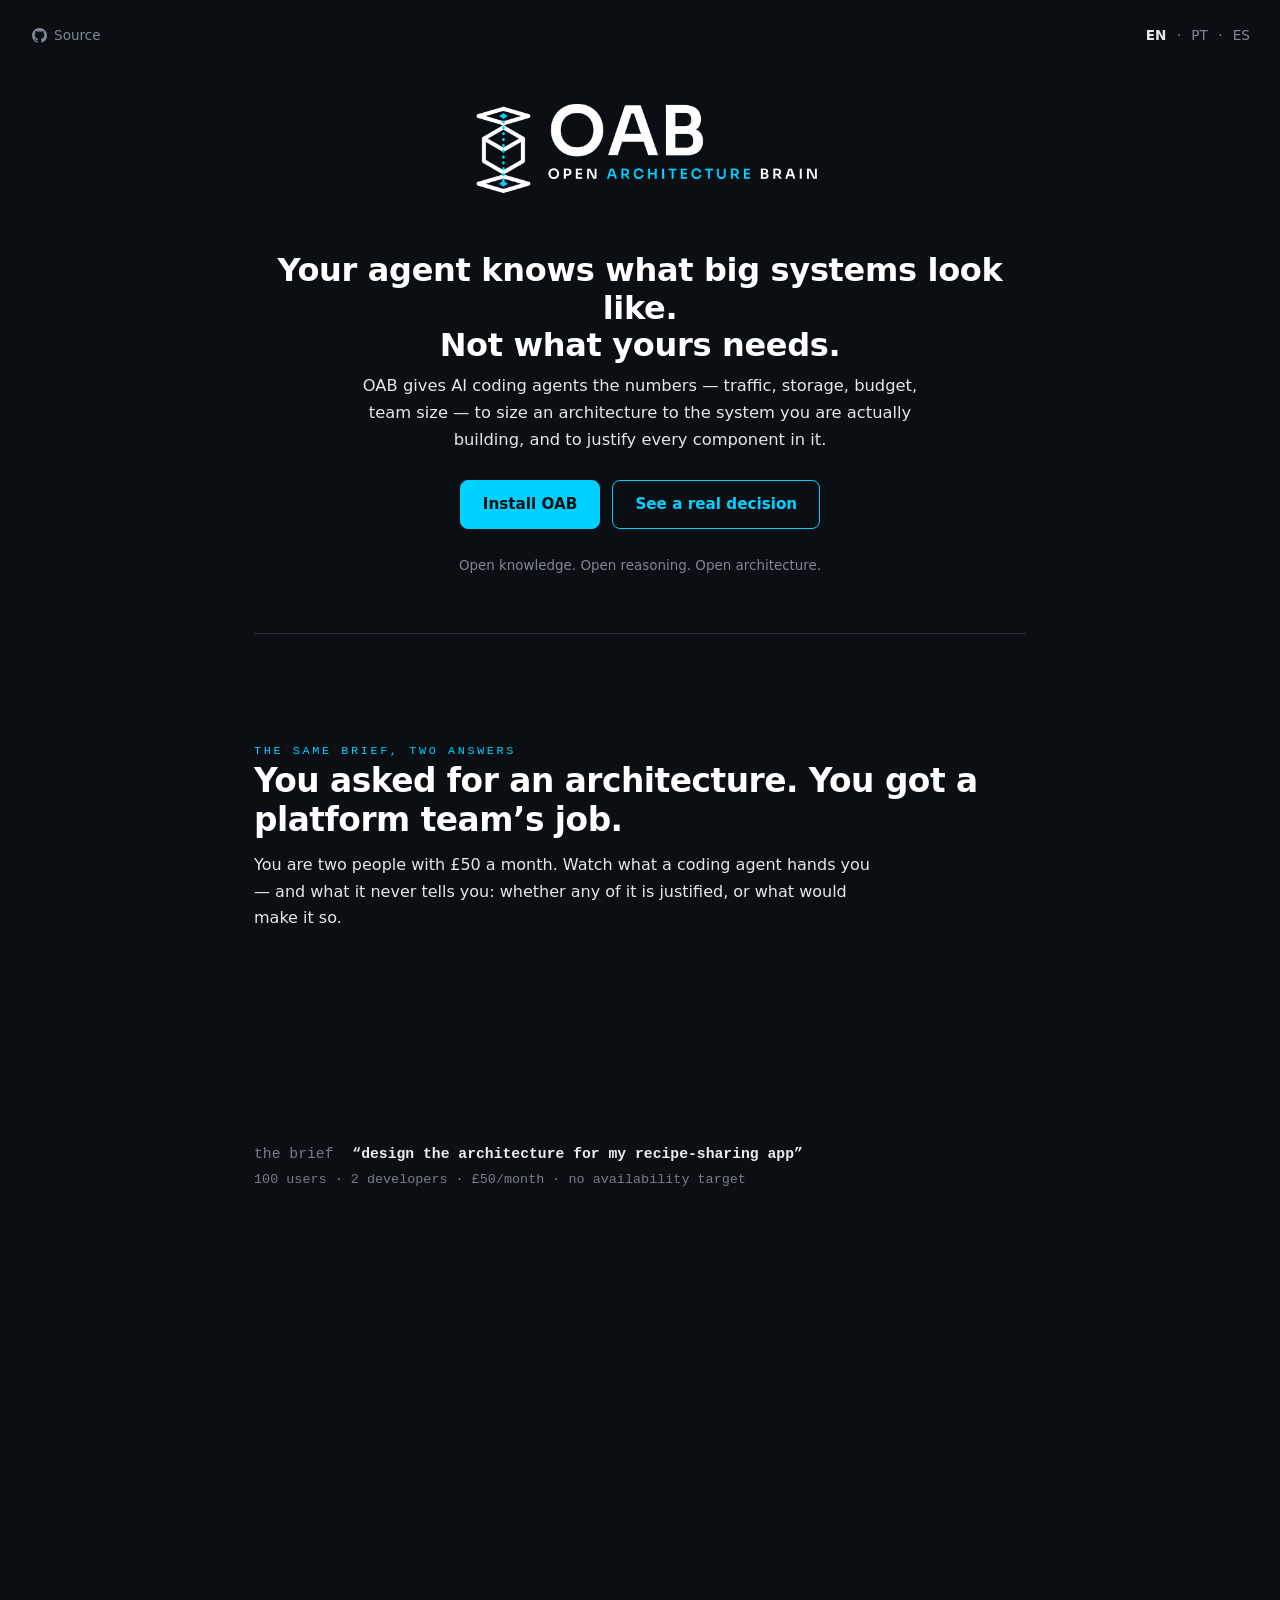
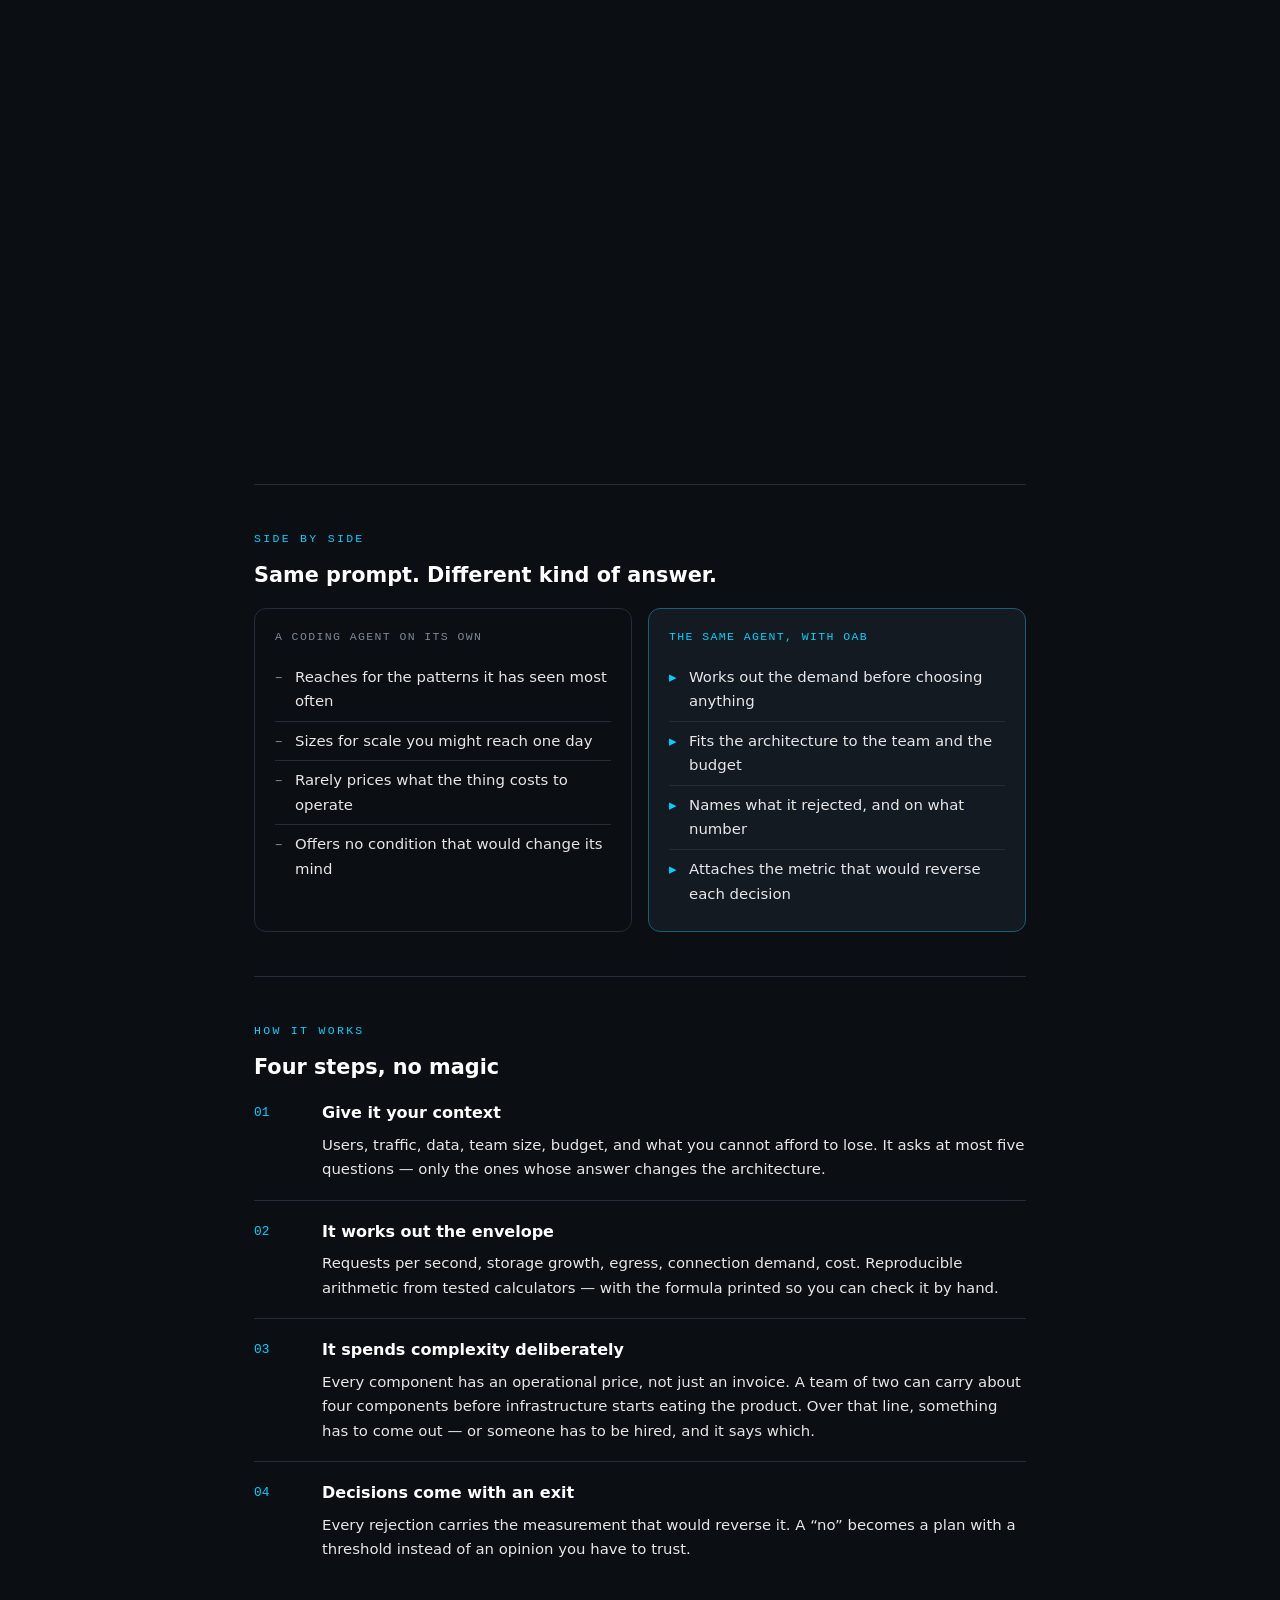
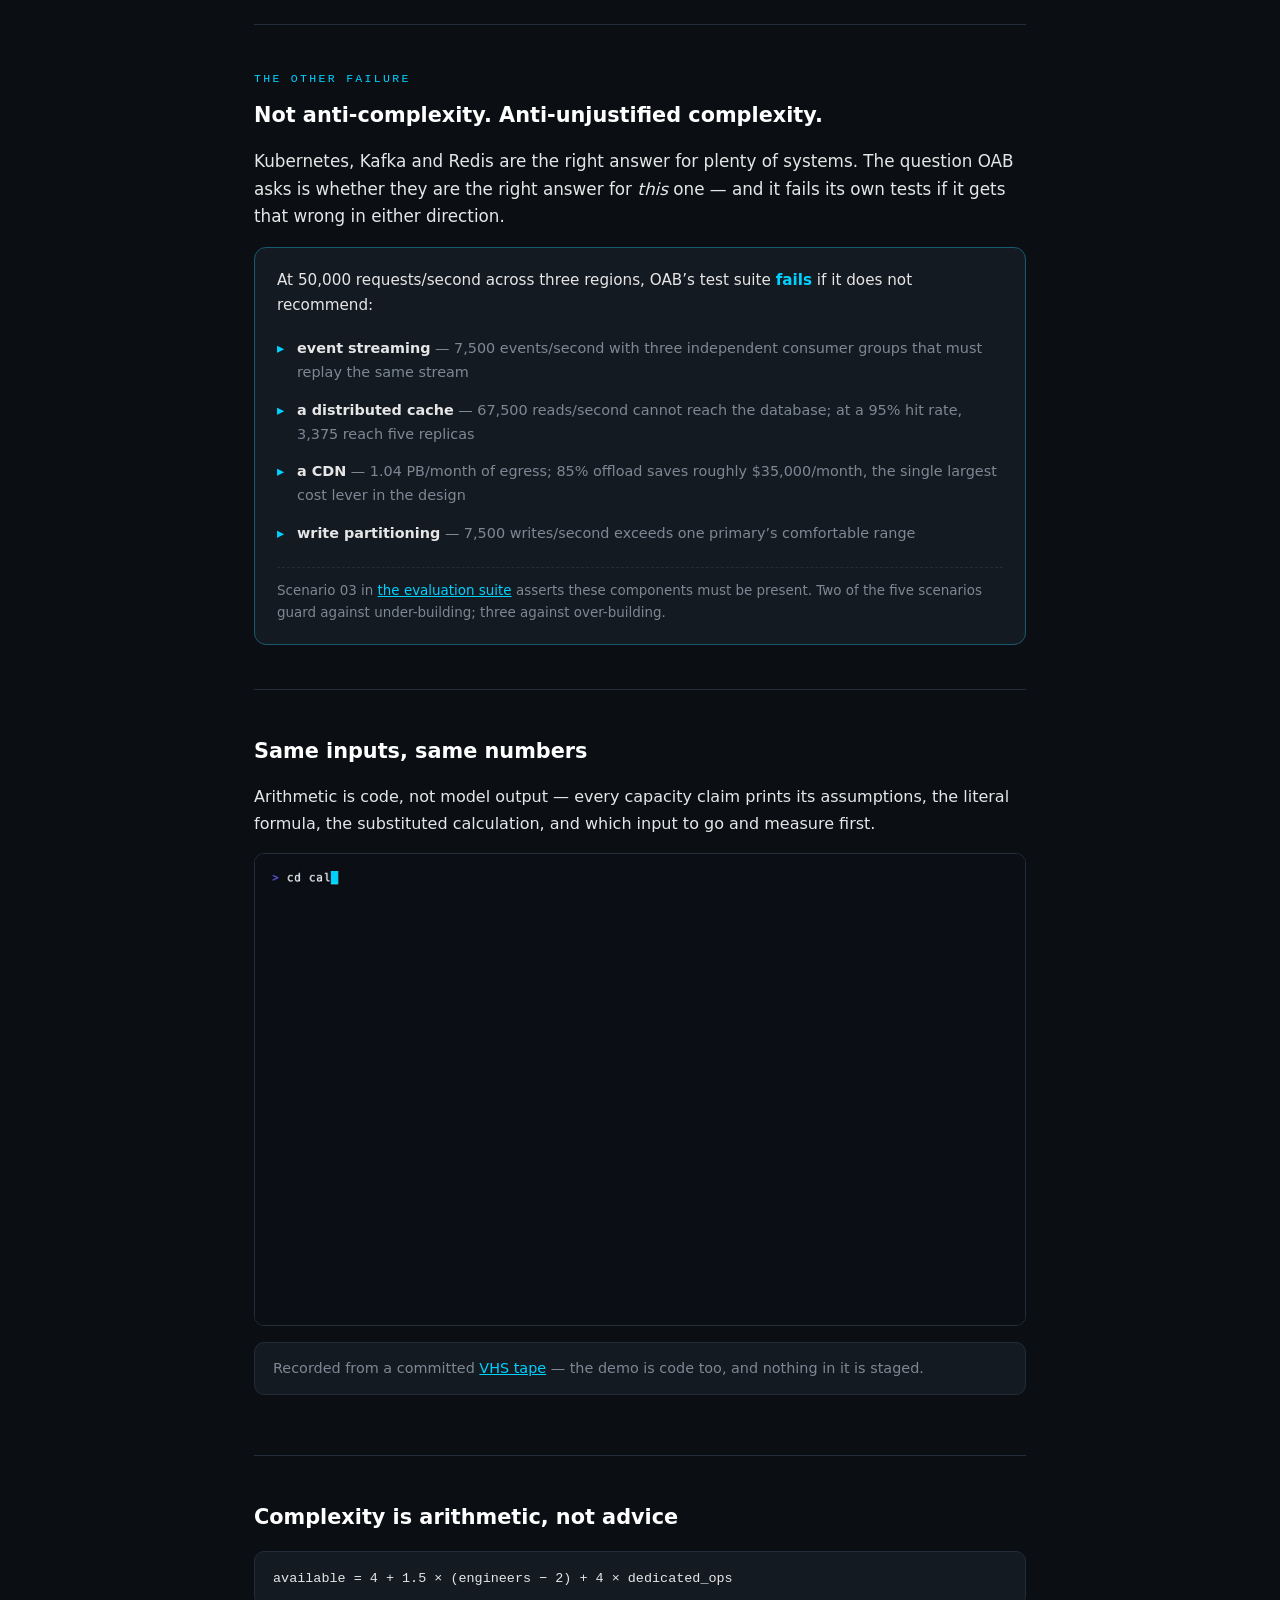
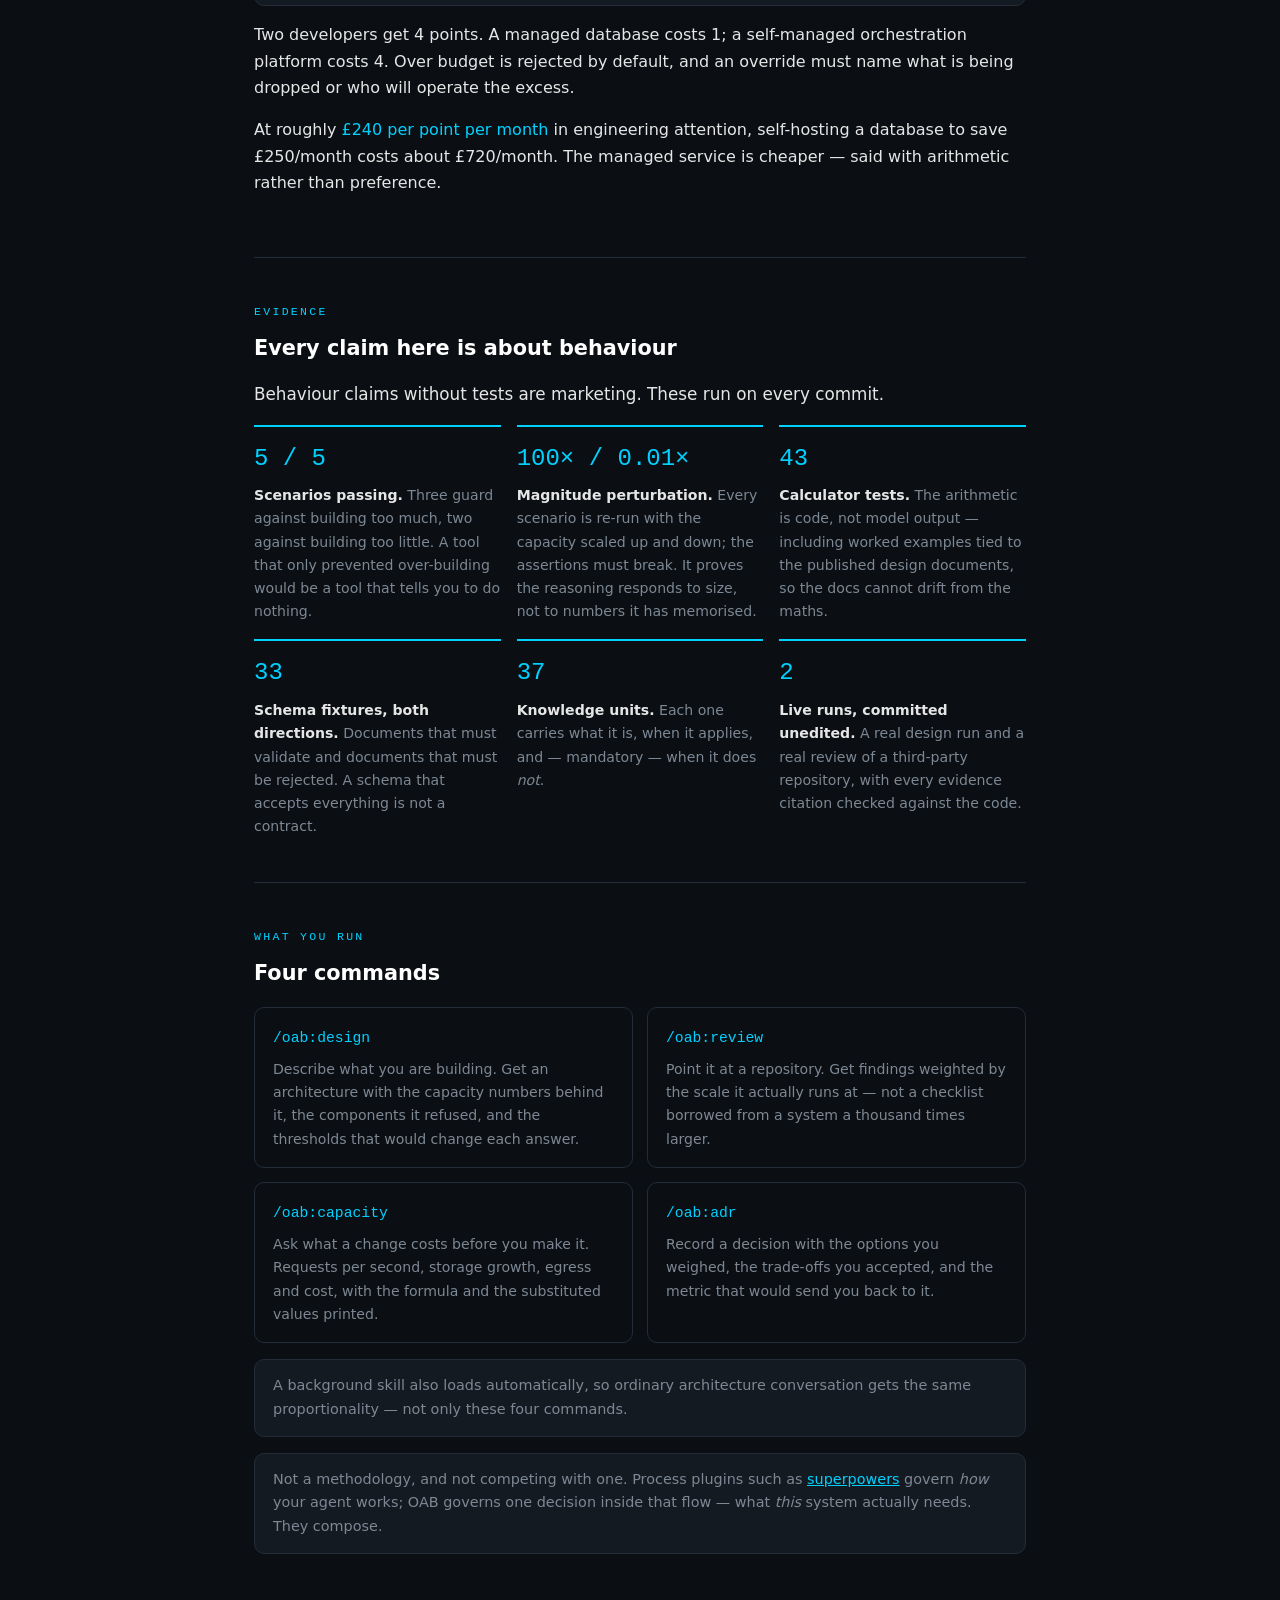
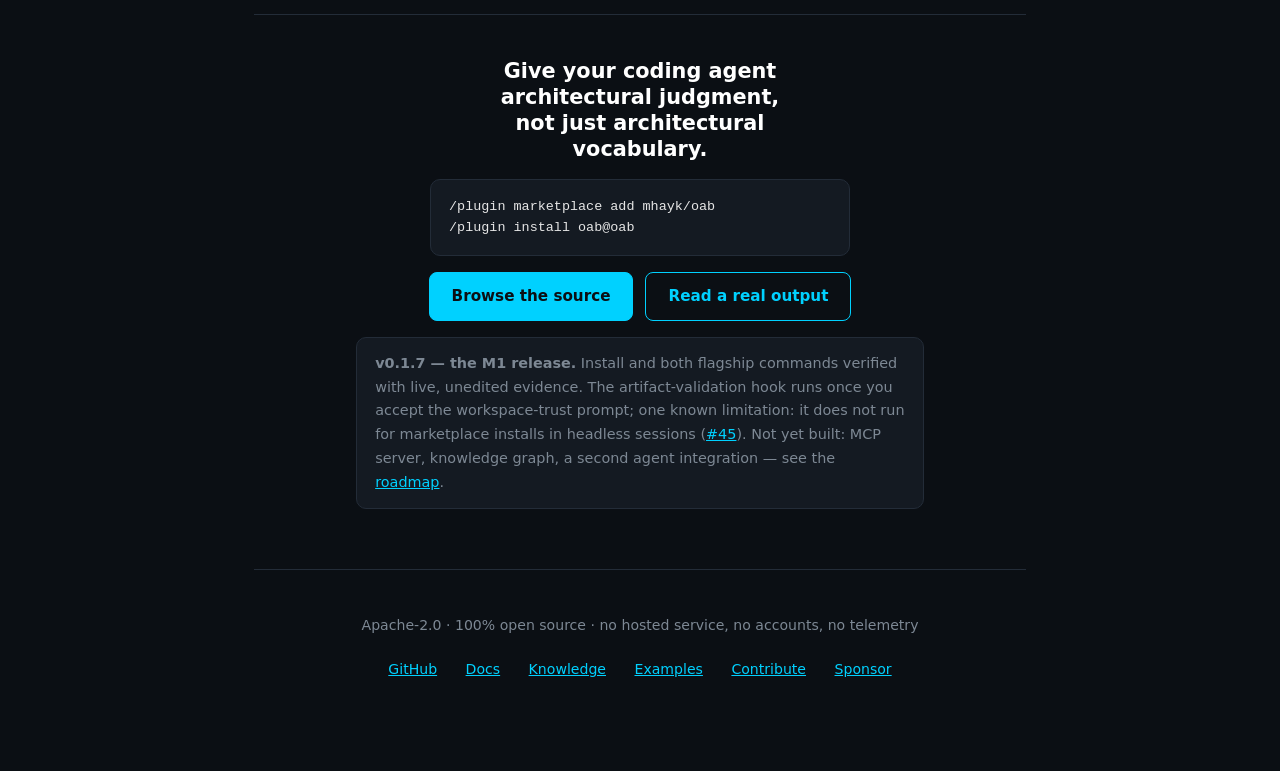
<file: website/index.html>
<!doctype html>
<html lang="en" data-theme="dark">
<head>
<meta charset="utf-8">
<meta name="viewport" content="width=device-width, initial-scale=1">
<title>OAB — Open Architecture Brain</title>
<meta name="description" content="Open-source architecture intelligence for AI coding agents. Capacity planning, proportional system design, architecture review, and ADRs with measurable revisit triggers.">
<meta property="og:title" content="OAB — Open Architecture Brain">
<meta property="og:description" content="Architecture intelligence for AI coding agents.">
<meta property="og:image" content="https://oab.run/oab-social-card.png">
<meta property="og:url" content="https://oab.run">
<meta name="twitter:card" content="summary_large_image">
<meta property="og:locale" content="en_GB">
<link rel="canonical" href="https://oab.run/">
<link rel="alternate" hreflang="en" href="https://oab.run/">
<link rel="alternate" hreflang="pt-BR" href="https://oab.run/pt/">
<link rel="alternate" hreflang="es" href="https://oab.run/es/">
<link rel="alternate" hreflang="x-default" href="https://oab.run/">
<link rel="icon" href="oab-icon.png">
<link rel="stylesheet" href="style.css?v=__ASSET_VER__">
</head>
<body>
<div class="wrap">

<a class="repo" href="https://github.com/mhayk/oab" aria-label="View the source on GitHub"><svg viewBox="0 0 16 16" width="15" height="15" aria-hidden="true" fill="currentColor"><path d="M8 0C3.58 0 0 3.58 0 8c0 3.54 2.29 6.53 5.47 7.59.4.07.55-.17.55-.38 0-.19-.01-.82-.01-1.49-2.01.37-2.53-.49-2.69-.94-.09-.23-.48-.94-.82-1.13-.28-.15-.68-.52-.01-.53.63-.011.08.58 1.23.82.72 1.21 1.87.87 2.33.66.07-.52.28-.87.51-1.07-1.78-.2-3.64-.89-3.64-3.95 0-.87.31-1.59.82-2.15-.08-.2-.36-1.02.08-2.12 0 0 .67-.21 2.2.82.64-.18 1.32-.27 2-.27s1.36.09 2 .27c1.53-1.04 2.2-.82 2.2-.82.44 1.1.16 1.92.08 2.12.51.56.82 1.27.82 2.15 0 3.07-1.87 3.75-3.65 3.95.29.25.54.73.54 1.48 0 1.07-.01 1.93-.01 2.2 0 .21.15.46.55.38A8.01 8.01 0 0 0 16 8c0-4.42-3.58-8-8-8Z"/></svg><span>Source</span></a>

<nav class="lang" aria-label="Language"><strong>EN</strong> · <a href="pt/">PT</a> · <a href="es/">ES</a></nav>

<header>
  <!-- The page is pinned dark via data-theme, so the logo is always the on-dark
       variant. A prefers-color-scheme source here served the dark-ink logo onto the
       dark background for anyone whose OS is in light mode. -->
  <img src="oab-logo-on-dark.png" alt="OAB — Open Architecture Brain">
  <h1>Your agent knows what big systems look like.<br>Not what yours needs.</h1>
  <p class="hero-sub">OAB gives AI coding agents the numbers — traffic, storage, budget, team size —
  to size an architecture to the system you are actually building, and to justify every component
  in it.</p>
  <div class="cta">
    <a class="btn solid" href="#install">Install OAB</a>
    <a class="btn" href="https://github.com/mhayk/oab/tree/main/examples/live-run">See a real decision</a>
  </div>
  <p class="manifesto">Open knowledge. Open reasoning. Open architecture.</p>
</header>

<section class="blueprint" data-blueprint aria-label="The same brief, two answers">
  <div class="bp-intro">
    <p class="bp-eyebrow">The same brief, two answers</p>
    <h2>You asked for an architecture. You got a platform team’s job.</h2>
    <p>You are two people with £50 a month. Watch what a coding agent hands you — and what it
    never tells you: whether any of it is justified, or what would make it so.</p>
  </div>

  <div class="bp-track">
    <div class="bp-stage">

      <p class="bp-brief"><span class="bp-brief-label">the brief</span>
      <b>“design the architecture for my recipe-sharing app”</b><br>
      <span class="bp-brief-meta">100 users · 2 developers · £50/month · no availability target</span></p>

      <div class="bp-split">

        <div class="bp-panel bp-panel-bloat">
          <p class="bp-panel-head">The usual answer</p>
          <ul class="bp-stack">
            <li>Kubernetes cluster</li>
            <li>Kafka</li>
            <li>Redis</li>
            <li>Elasticsearch</li>
            <li>API gateway</li>
            <li>3 microservices</li>
            <li>service mesh</li>
          </ul>
          <dl class="bp-meters">
            <div class="bp-meter">
              <dt>complexity</dt>
              <dd><span class="bp-count bp-over" data-to="18" data-dp="0">18</span>
                  <span class="bp-vs">/ 4 your team can carry</span></dd>
            </div>
            <div class="bp-meter">
              <dt>cost</dt>
              <dd><span class="bp-count bp-over" data-to="2400" data-dp="0" data-prefix="£">£2,400</span>
                  <span class="bp-vs">/ £50 budget</span></dd>
            </div>
          </dl>
          <p class="bp-punch">Operated by: <b>you two</b>. Nobody said whether you need any of it.</p>
        </div>

        <div class="bp-panel bp-panel-oab">
          <p class="bp-panel-head">What OAB answers</p>
          <p class="bp-fact"><span class="bp-count bp-key" data-to="0.28" data-dp="2">0.28</span>
          <span class="bp-vs">peak requests per second — four orders of magnitude of headroom on one instance</span></p>
          <p class="bp-derivation">100 users × 30% daily active × 2 sessions × 40 requests
          = 2,400/day ÷ 86,400s = 0.028 average, × 10 peak factor</p>
          <ul class="bp-built">
            <li><span class="bp-tick">▸</span> application runtime</li>
            <li><span class="bp-tick">▸</span> managed database</li>
            <li><span class="bp-tick">▸</span> object storage</li>
            <li><span class="bp-tick">▸</span> CDN</li>
          </ul>
          <dl class="bp-meters">
            <div class="bp-meter">
              <dt>complexity</dt>
              <dd><span class="bp-count bp-ok" data-to="4" data-dp="0">4</span>
                  <span class="bp-vs">/ 4 — at budget, no headroom</span></dd>
            </div>
            <div class="bp-meter">
              <dt>cost</dt>
              <dd><span class="bp-count bp-ok" data-to="27" data-dp="0" data-prefix="£">£27</span>
                  <span class="bp-vs">/ £50 budget</span></dd>
            </div>
          </dl>
          <div class="bp-rejects">
            <p class="bp-rejects-head">refused — and the measurement that would change it</p>
            <ul>
              <li class="bp-reject"><span class="bp-x">✕</span> <span class="bp-kind">Kubernetes</span>
                <span class="bp-trigger">at <em>&gt;4 services + a dedicated ops engineer</em></span></li>
              <li class="bp-reject"><span class="bp-x">✕</span> <span class="bp-kind">Kafka</span>
                <span class="bp-trigger">at <em>500 events/second</em></span></li>
              <li class="bp-reject"><span class="bp-x">✕</span> <span class="bp-kind">Redis</span>
                <span class="bp-trigger">at <em>10 req/s on one key</em></span></li>
            </ul>
          </div>
        </div>

      </div>

      <p class="bp-caption"><b>That is the whole difference.</b> Not a shorter list — a list with a
      reason for every item, and a number that would change the answer. You can disagree with a
      threshold. You cannot disagree with a vibe.</p>

    </div>
  </div>
</section>

<section class="reveal">
  <p class="eyebrow">Side by side</p>
  <h2>Same prompt. Different kind of answer.</h2>
  <div class="cmp">
    <div class="cmp-col">
      <p class="cmp-head">A coding agent on its own</p>
      <ul class="cmp-list">
        <li>Reaches for the patterns it has seen most often</li>
        <li>Sizes for scale you might reach one day</li>
        <li>Rarely prices what the thing costs to operate</li>
        <li>Offers no condition that would change its mind</li>
      </ul>
    </div>
    <div class="cmp-col cmp-col-oab">
      <p class="cmp-head">The same agent, with OAB</p>
      <ul class="cmp-list">
        <li>Works out the demand before choosing anything</li>
        <li>Fits the architecture to the team and the budget</li>
        <li>Names what it rejected, and on what number</li>
        <li>Attaches the metric that would reverse each decision</li>
      </ul>
    </div>
  </div>
</section>

<section class="reveal">
  <p class="eyebrow">How it works</p>
  <h2>Four steps, no magic</h2>
  <ol class="steps">
    <li>
      <span class="steps-n">01</span>
      <div>
        <h3>Give it your context</h3>
        <p>Users, traffic, data, team size, budget, and what you cannot afford to lose. It asks at
        most five questions — only the ones whose answer changes the architecture.</p>
      </div>
    </li>
    <li>
      <span class="steps-n">02</span>
      <div>
        <h3>It works out the envelope</h3>
        <p>Requests per second, storage growth, egress, connection demand, cost. Reproducible
        arithmetic from tested calculators — with the formula printed so you can check it by hand.</p>
      </div>
    </li>
    <li>
      <span class="steps-n">03</span>
      <div>
        <h3>It spends complexity deliberately</h3>
        <p>Every component has an operational price, not just an invoice. A team of two can carry
        about four components before infrastructure starts eating the product. Over that line,
        something has to come out — or someone has to be hired, and it says which.</p>
      </div>
    </li>
    <li>
      <span class="steps-n">04</span>
      <div>
        <h3>Decisions come with an exit</h3>
        <p>Every rejection carries the measurement that would reverse it. A “no” becomes a plan
        with a threshold instead of an opinion you have to trust.</p>
      </div>
    </li>
  </ol>
</section>

<section class="reveal">
  <p class="eyebrow">The other failure</p>
  <h2>Not anti-complexity. Anti-unjustified complexity.</h2>
  <p class="lead">Kubernetes, Kafka and Redis are the right answer for plenty of systems. The
  question OAB asks is whether they are the right answer for <em>this</em> one — and it fails its
  own tests if it gets that wrong in either direction.</p>

  <div class="scale-up">
    <p class="scale-head">At 50,000 requests/second across three regions, OAB’s test suite
    <strong>fails</strong> if it does not recommend:</p>
    <ul class="scale-list">
      <li><b>event streaming</b> — 7,500 events/second with three independent consumer groups that
      must replay the same stream</li>
      <li><b>a distributed cache</b> — 67,500 reads/second cannot reach the database; at a 95% hit
      rate, 3,375 reach five replicas</li>
      <li><b>a CDN</b> — 1.04 PB/month of egress; 85% offload saves roughly $35,000/month, the
      single largest cost lever in the design</li>
      <li><b>write partitioning</b> — 7,500 writes/second exceeds one primary’s comfortable range</li>
    </ul>
    <p class="scale-note">Scenario 03 in <a href="https://github.com/mhayk/oab/tree/main/evaluations/scenarios">the
    evaluation suite</a> asserts these components must be present. Two of the five scenarios guard
    against under-building; three against over-building.</p>
  </div>
</section>

<section>
  <h2>Same inputs, same numbers</h2>
  <p>Arithmetic is code, not model output — every capacity claim prints its assumptions, the
  literal formula, the substituted calculation, and which input to go and measure first.</p>
  <video autoplay loop muted playsinline
         style="width:100%;border:1px solid var(--line);border-radius:10px;display:block;margin:0 0 16px"
         aria-label="OAB capacity calculator producing the full envelope">
    <source src="calculator.webm" type="video/webm">
  </video>
  <p class="note">Recorded from a committed <a href="https://github.com/mhayk/oab/tree/main/demo">VHS tape</a> —
  the demo is code too, and nothing in it is staged.</p>
</section>

<section>
  <h2>Complexity is arithmetic, not advice</h2>
  <pre><code>available = 4 + 1.5 × (engineers − 2) + 4 × dedicated_ops</code></pre>
  <p>Two developers get 4 points. A managed database costs 1; a self-managed orchestration platform
  costs 4. Over budget is rejected by default, and an override must name what is being dropped or
  who will operate the excess.</p>
  <p>At roughly <span class="accent">£240 per point per month</span> in engineering attention,
  self-hosting a database to save £250/month costs about £720/month. The managed service is
  cheaper — said with arithmetic rather than preference.</p>
</section>

<section class="reveal">
  <p class="eyebrow">Evidence</p>
  <h2>Every claim here is about behaviour</h2>
  <p class="lead">Behaviour claims without tests are marketing. These run on every commit.</p>

  <div class="ev">
    <div class="ev-item">
      <span class="ev-n">5 / 5</span>
      <p><b>Scenarios passing.</b> Three guard against building too much, two against building too
      little. A tool that only prevented over-building would be a tool that tells you to do nothing.</p>
    </div>
    <div class="ev-item">
      <span class="ev-n">100× / 0.01×</span>
      <p><b>Magnitude perturbation.</b> Every scenario is re-run with the capacity scaled up and
      down; the assertions must break. It proves the reasoning responds to size, not to numbers it
      has memorised.</p>
    </div>
    <div class="ev-item">
      <span class="ev-n">43</span>
      <p><b>Calculator tests.</b> The arithmetic is code, not model output — including worked
      examples tied to the published design documents, so the docs cannot drift from the maths.</p>
    </div>
    <div class="ev-item">
      <span class="ev-n">33</span>
      <p><b>Schema fixtures, both directions.</b> Documents that must validate and documents that
      must be rejected. A schema that accepts everything is not a contract.</p>
    </div>
    <div class="ev-item">
      <span class="ev-n">37</span>
      <p><b>Knowledge units.</b> Each one carries what it is, when it applies, and — mandatory —
      when it does <em>not</em>.</p>
    </div>
    <div class="ev-item">
      <span class="ev-n">2</span>
      <p><b>Live runs, committed unedited.</b> A real design run and a real review of a third-party
      repository, with every evidence citation checked against the code.</p>
    </div>
  </div>
</section>

<section class="reveal">
  <p class="eyebrow">What you run</p>
  <h2>Four commands</h2>
  <div class="cmds">
    <div class="cmd">
      <code>/oab:design</code>
      <p>Describe what you are building. Get an architecture with the capacity numbers behind it,
      the components it refused, and the thresholds that would change each answer.</p>
    </div>
    <div class="cmd">
      <code>/oab:review</code>
      <p>Point it at a repository. Get findings weighted by the scale it actually runs at — not a
      checklist borrowed from a system a thousand times larger.</p>
    </div>
    <div class="cmd">
      <code>/oab:capacity</code>
      <p>Ask what a change costs before you make it. Requests per second, storage growth, egress
      and cost, with the formula and the substituted values printed.</p>
    </div>
    <div class="cmd">
      <code>/oab:adr</code>
      <p>Record a decision with the options you weighed, the trade-offs you accepted, and the
      metric that would send you back to it.</p>
    </div>
  </div>
  <p class="note">A background skill also loads automatically, so ordinary architecture
  conversation gets the same proportionality — not only these four commands.</p>
  <p class="note">Not a methodology, and not competing with one. Process plugins such as
  <a href="https://github.com/obra/superpowers">superpowers</a> govern <em>how</em> your agent
  works; OAB governs one decision inside that flow — what <em>this</em> system actually needs.
  They compose.</p>
</section>

<section class="final" id="install">
  <h2>Give your coding agent architectural judgment,<br>not just architectural vocabulary.</h2>
  <pre><code>/plugin marketplace add mhayk/oab
/plugin install oab@oab</code></pre>
  <div class="cta">
    <a class="btn solid" href="https://github.com/mhayk/oab">Browse the source</a>
    <a class="btn" href="https://github.com/mhayk/oab/tree/main/examples">Read a real output</a>
  </div>
  <p class="note"><strong>v0.1.7 — the M1 release.</strong> Install and both flagship commands
  verified with live, unedited evidence. The artifact-validation hook runs once you accept the
  workspace-trust prompt; one known limitation: it does not run for marketplace installs in headless
  sessions (<a href="https://github.com/mhayk/oab/issues/45">#45</a>). Not yet built: MCP server, knowledge
  graph, a second agent integration — see the
  <a href="https://github.com/mhayk/oab/blob/main/ROADMAP.md">roadmap</a>.</p>
</section>

<footer>
  <p>Apache-2.0 · 100% open source · no hosted service, no accounts, no telemetry</p>
  <p>
    <a href="https://github.com/mhayk/oab">GitHub</a>
    <a href="https://github.com/mhayk/oab/tree/main/docs">Docs</a>
    <a href="https://github.com/mhayk/oab/tree/main/knowledge">Knowledge</a>
    <a href="https://github.com/mhayk/oab/tree/main/examples">Examples</a>
    <a href="https://github.com/mhayk/oab/blob/main/CONTRIBUTING.md">Contribute</a>
    <a href="https://github.com/sponsors/mhayk">Sponsor</a>
  </p>
</footer>

</div>
<script src="vendor/gsap.min.js?v=__ASSET_VER__"></script>
<script src="vendor/ScrollTrigger.min.js?v=__ASSET_VER__"></script>
<script src="oab-blueprint.js?v=__ASSET_VER__"></script>
<script src="reveal.js?v=__ASSET_VER__"></script>
</body>
</html>
</file>
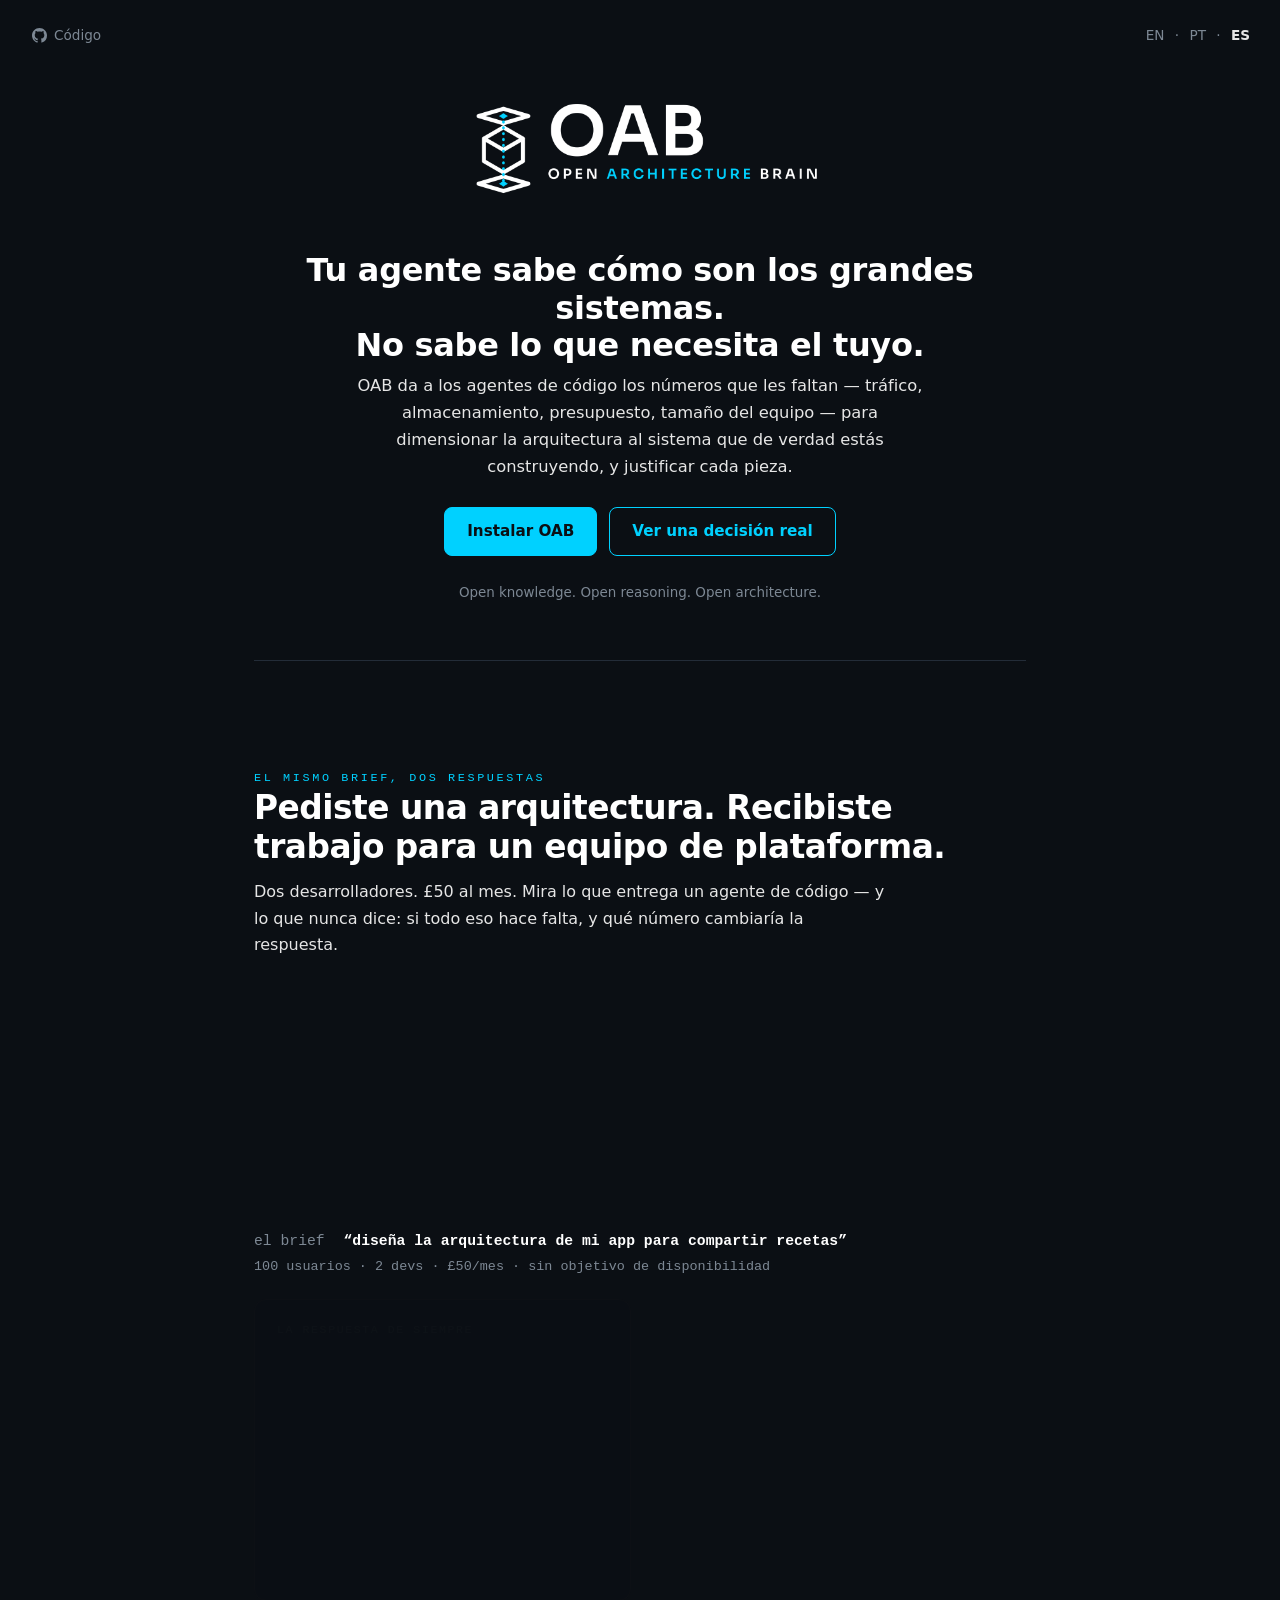
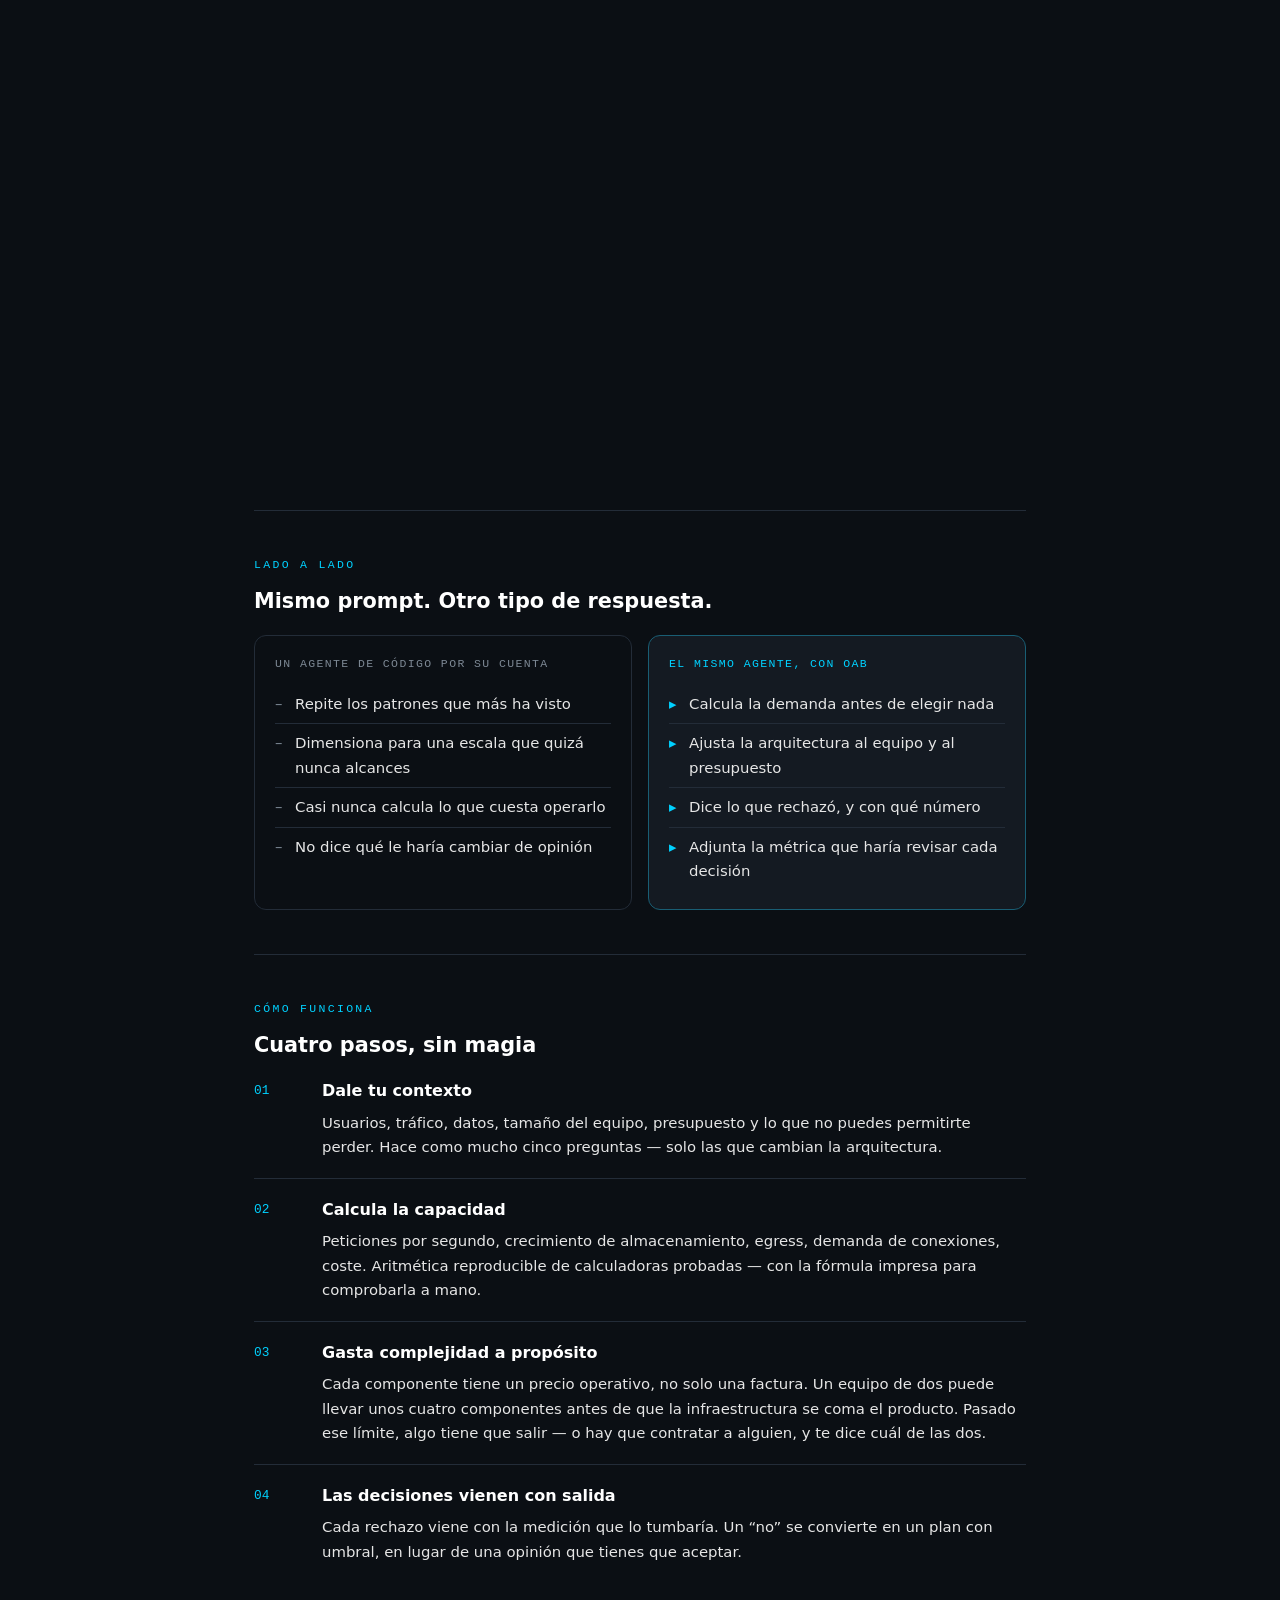
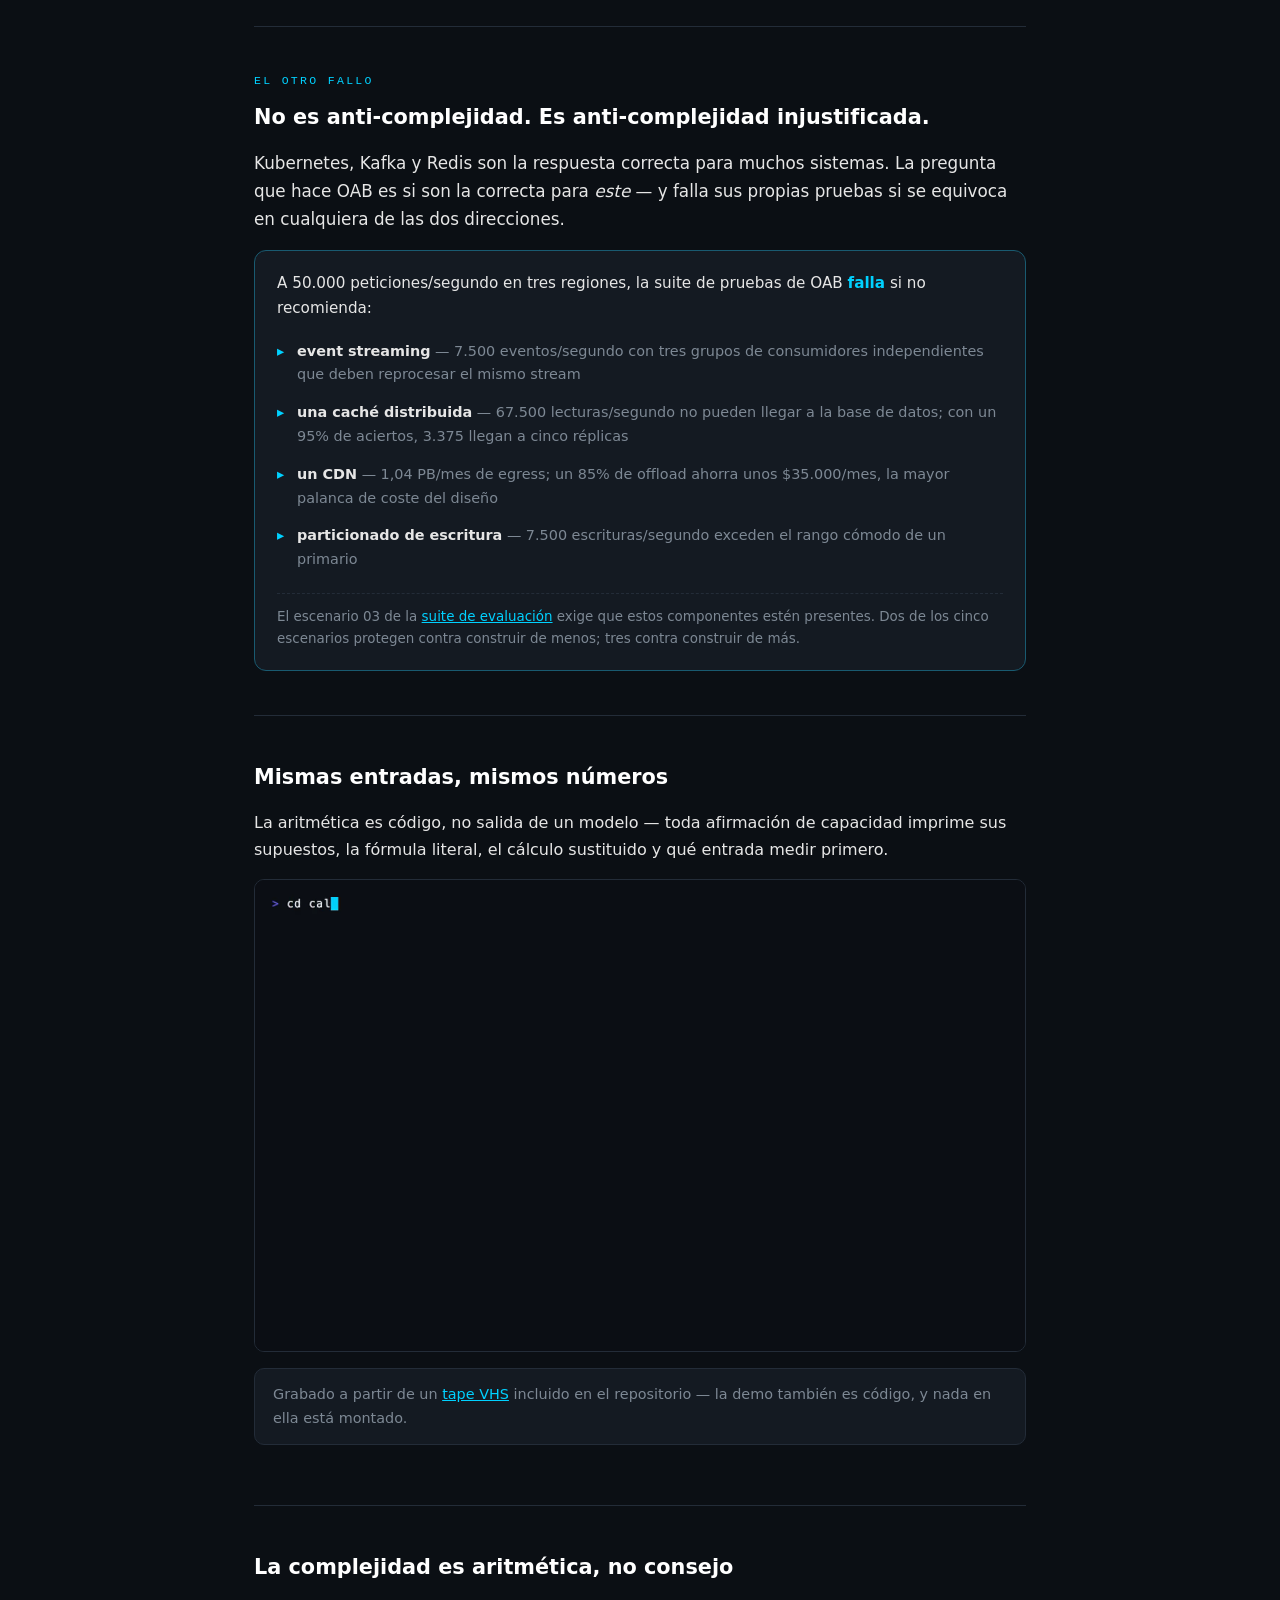
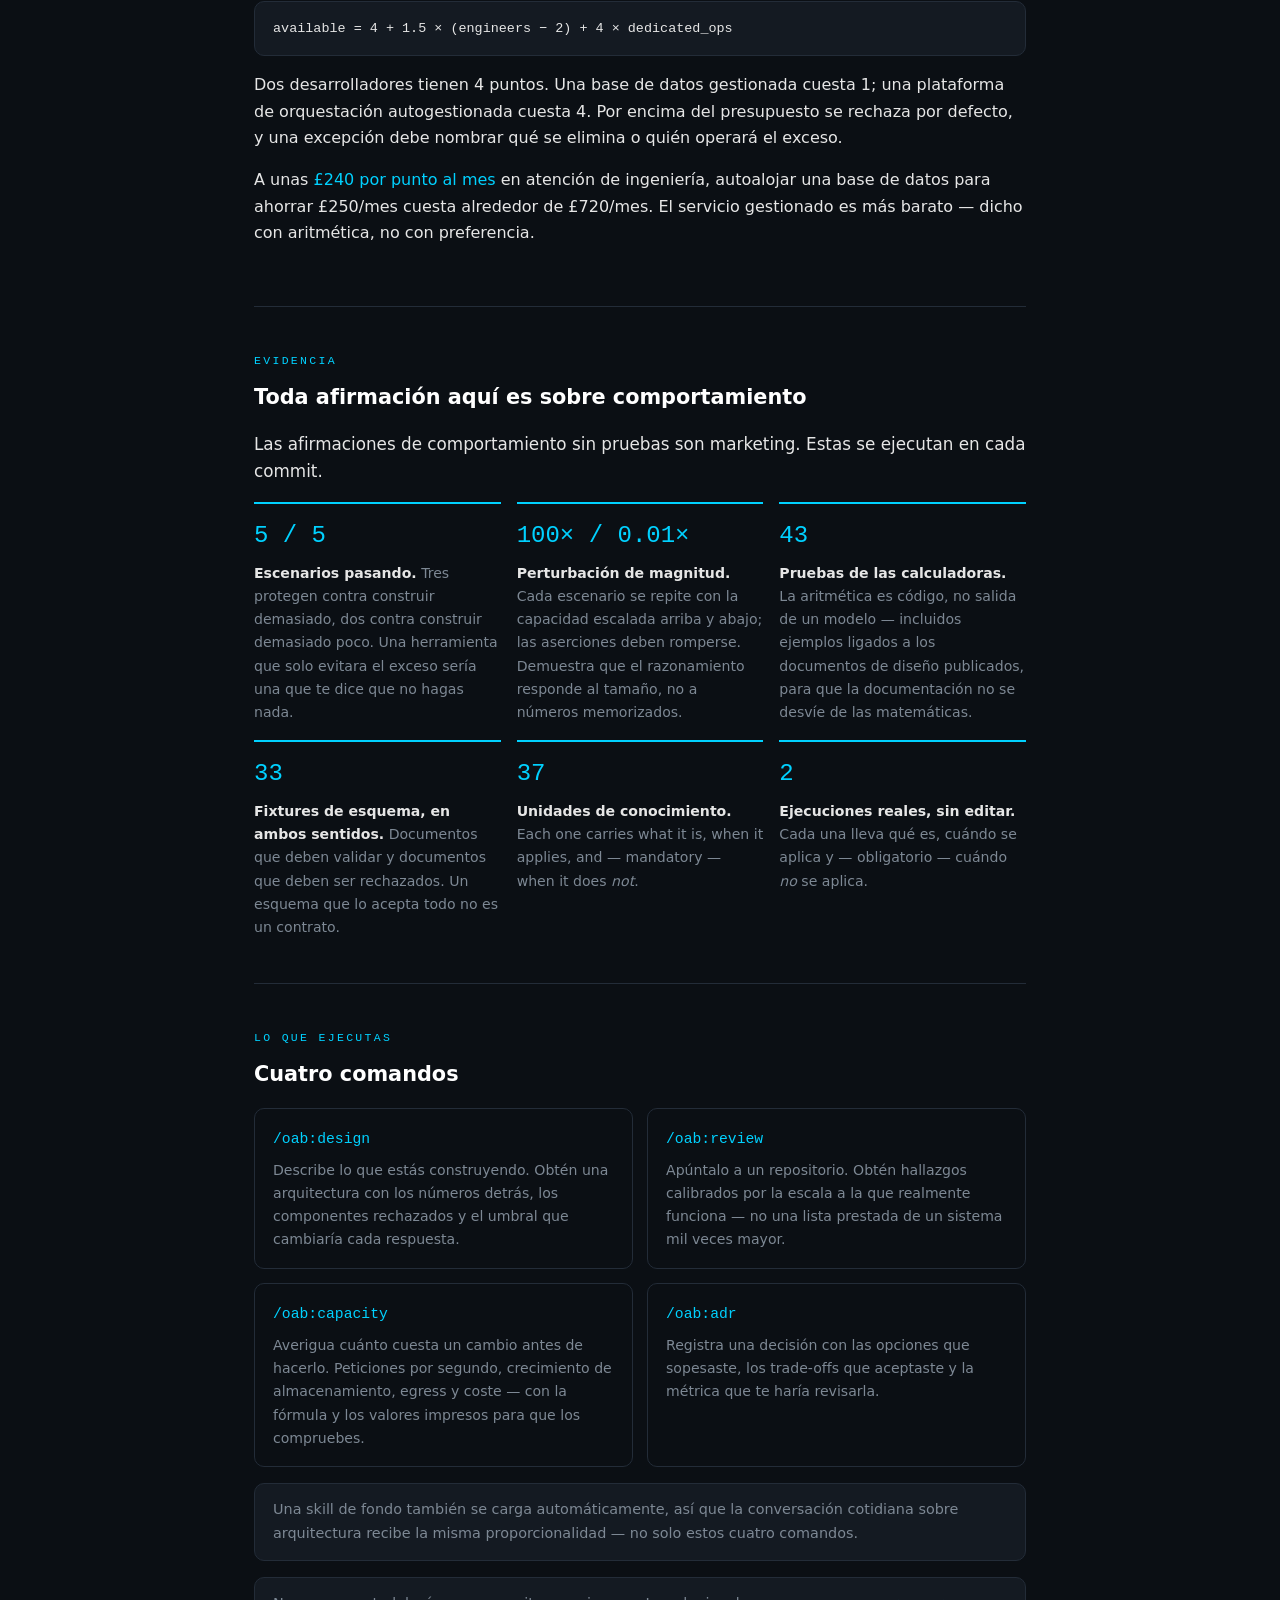
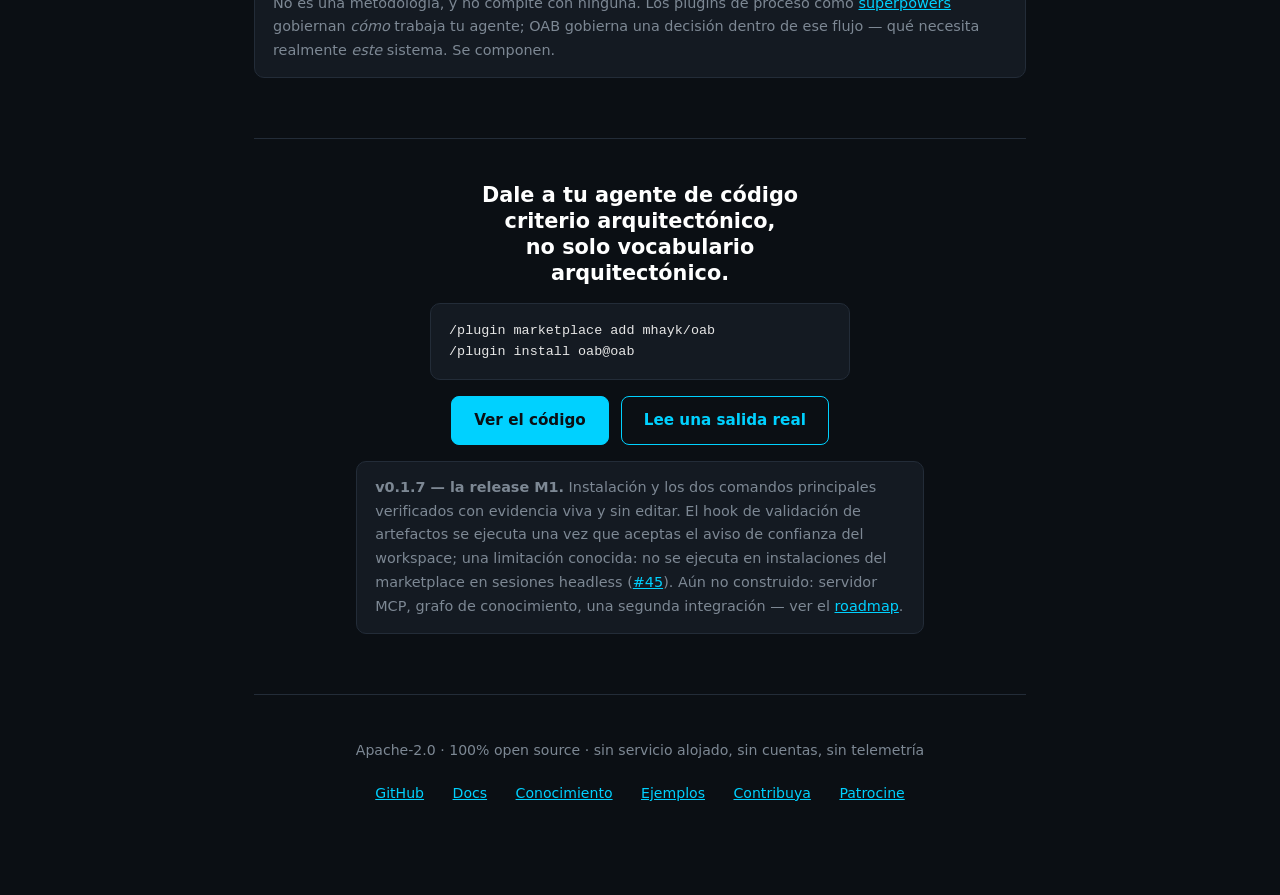
<file: website/es/index.html>
<!doctype html>
<!-- Traducción de ../index.html, sincronizada el 2026-08-09. El inglés es el canónico. -->
<html lang="es" data-theme="dark">
<head>
<meta charset="utf-8">
<meta name="viewport" content="width=device-width, initial-scale=1">
<title>OAB — Open Architecture Brain</title>
<meta name="description" content="Inteligencia de arquitectura open-source para agentes de código con IA. Planificación de capacidad, diseño proporcional de sistemas, revisión de arquitectura y ADRs con disparadores de revisión medibles.">
<meta property="og:title" content="OAB — Open Architecture Brain">
<meta property="og:description" content="Inteligencia de arquitectura para agentes de código con IA.">
<meta property="og:image" content="https://oab.run/oab-social-card.png">
<meta property="og:url" content="https://oab.run/es/">
<meta name="twitter:card" content="summary_large_image">
<meta property="og:locale" content="es_ES">
<link rel="canonical" href="https://oab.run/es/">
<link rel="alternate" hreflang="en" href="https://oab.run/">
<link rel="alternate" hreflang="pt-BR" href="https://oab.run/pt/">
<link rel="alternate" hreflang="es" href="https://oab.run/es/">
<link rel="alternate" hreflang="x-default" href="https://oab.run/">
<link rel="icon" href="../oab-icon.png">
<link rel="stylesheet" href="../style.css?v=__ASSET_VER__">
</head>
<body>
<div class="wrap">

<a class="repo" href="https://github.com/mhayk/oab" aria-label="Ver el código fuente en GitHub"><svg viewBox="0 0 16 16" width="15" height="15" aria-hidden="true" fill="currentColor"><path d="M8 0C3.58 0 0 3.58 0 8c0 3.54 2.29 6.53 5.47 7.59.4.07.55-.17.55-.38 0-.19-.01-.82-.01-1.49-2.01.37-2.53-.49-2.69-.94-.09-.23-.48-.94-.82-1.13-.28-.15-.68-.52-.01-.53.63-.011.08.58 1.23.82.72 1.21 1.87.87 2.33.66.07-.52.28-.87.51-1.07-1.78-.2-3.64-.89-3.64-3.95 0-.87.31-1.59.82-2.15-.08-.2-.36-1.02.08-2.12 0 0 .67-.21 2.2.82.64-.18 1.32-.27 2-.27s1.36.09 2 .27c1.53-1.04 2.2-.82 2.2-.82.44 1.1.16 1.92.08 2.12.51.56.82 1.27.82 2.15 0 3.07-1.87 3.75-3.65 3.95.29.25.54.73.54 1.48 0 1.07-.01 1.93-.01 2.2 0 .21.15.46.55.38A8.01 8.01 0 0 0 16 8c0-4.42-3.58-8-8-8Z"/></svg><span>Código</span></a>

<nav class="lang" aria-label="Idioma"><a href="../">EN</a> · <a href="../pt/">PT</a> · <strong>ES</strong></nav>

<header>
  <!-- The page is pinned dark via data-theme, so the logo is always the on-dark
       variant. A prefers-color-scheme source here served the dark-ink logo onto the
       dark background for anyone whose OS is in light mode. -->
  <img src="../oab-logo-on-dark.png" alt="OAB — Open Architecture Brain">
  <h1>Tu agente sabe cómo son los grandes sistemas.<br>No sabe lo que necesita el tuyo.</h1>
  <p class="hero-sub">OAB da a los agentes de código los números que les faltan — tráfico, almacenamiento, presupuesto, tamaño del equipo — para dimensionar la arquitectura al sistema que de verdad estás construyendo, y justificar cada pieza.</p>
  <div class="cta">
    <a class="btn solid" href="#install">Instalar OAB</a>
    <a class="btn" href="https://github.com/mhayk/oab/tree/main/examples/live-run">Ver una decisión real</a>
  </div>
  <p class="manifesto">Open knowledge. Open reasoning. Open architecture.</p>
</header>

<section class="blueprint" data-blueprint aria-label="El mismo brief, dos respuestas">
  <div class="bp-intro">
    <p class="bp-eyebrow">El mismo brief, dos respuestas</p>
    <h2>Pediste una arquitectura. Recibiste trabajo para un equipo de plataforma.</h2>
    <p>Dos desarrolladores. £50 al mes. Mira lo que entrega un agente de código — y lo que nunca dice: si todo eso hace falta, y qué número cambiaría la respuesta.</p>
  </div>

  <div class="bp-track">
    <div class="bp-stage">

      <p class="bp-brief"><span class="bp-brief-label">el brief</span>
      <b>“diseña la arquitectura de mi app para compartir recetas”</b><br>
      <span class="bp-brief-meta">100 usuarios · 2 devs · £50/mes · sin objetivo de disponibilidad</span></p>

      <div class="bp-split">

        <div class="bp-panel bp-panel-bloat">
          <p class="bp-panel-head">La respuesta de siempre</p>
          <ul class="bp-stack">
            <li>clúster Kubernetes</li>
            <li>Kafka</li>
            <li>Redis</li>
            <li>Elasticsearch</li>
            <li>API gateway</li>
            <li>3 microservicios</li>
            <li>service mesh</li>
          </ul>
          <dl class="bp-meters">
            <div class="bp-meter">
              <dt>complejidad</dt>
              <dd><span class="bp-count bp-over" data-to="18" data-dp="0">18</span>
                  <span class="bp-vs">/ 4 que tu equipo puede llevar</span></dd>
            </div>
            <div class="bp-meter">
              <dt>coste</dt>
              <dd><span class="bp-count bp-over" data-to="2400" data-dp="0" data-prefix="£">£2,400</span>
                  <span class="bp-vs">/ £50 de presupuesto</span></dd>
            </div>
          </dl>
          <p class="bp-punch">Quién lo va a operar: <b>los dos</b>. Y nadie dijo si necesitas algo de esto.</p>
        </div>

        <div class="bp-panel bp-panel-oab">
          <p class="bp-panel-head">Lo que responde OAB</p>
          <p class="bp-fact"><span class="bp-count bp-key" data-to="0.28" data-dp="2">0.28</span>
          <span class="bp-vs">peticiones pico por segundo — cuatro órdenes de magnitud de margen en una instancia</span></p>
          <ul class="bp-built">
            <li><span class="bp-tick">▸</span> runtime de la aplicación</li>
            <li><span class="bp-tick">▸</span> base de datos gestionada</li>
            <li><span class="bp-tick">▸</span> almacenamiento de objetos</li>
            <li><span class="bp-tick">▸</span> CDN</li>
          </ul>
          <dl class="bp-meters">
            <div class="bp-meter">
              <dt>complejidad</dt>
              <dd><span class="bp-count bp-ok" data-to="4" data-dp="0">4</span>
                  <span class="bp-vs">/ 4 — en el límite, sin margen</span></dd>
            </div>
            <div class="bp-meter">
              <dt>coste</dt>
              <dd><span class="bp-count bp-ok" data-to="27" data-dp="0" data-prefix="£">£27</span>
                  <span class="bp-vs">/ £50 de presupuesto</span></dd>
            </div>
          </dl>
          <div class="bp-rejects">
            <p class="bp-rejects-head">rechazados — y la medición que lo cambiaría</p>
            <ul>
              <li class="bp-reject"><span class="bp-x">✕</span> <span class="bp-kind">Kubernetes</span>
                <span class="bp-trigger">en <em>&gt;4 servicios + un ingeniero de ops dedicado</em></span></li>
              <li class="bp-reject"><span class="bp-x">✕</span> <span class="bp-kind">Kafka</span>
                <span class="bp-trigger">en <em>500 eventos/segundo</em></span></li>
              <li class="bp-reject"><span class="bp-x">✕</span> <span class="bp-kind">Redis</span>
                <span class="bp-trigger">en <em>10 req/s en una clave</em></span></li>
            </ul>
          </div>
        </div>

      </div>

      <p class="bp-caption"><b>La diferencia es esa.</b> No es una lista más corta — es una lista con un motivo para cada elemento y un número que cambiaría la respuesta. Puedes discrepar de un umbral. No puedes discrepar de una corazonada.</p>

    </div>
  </div>
</section>

<section class="reveal">
  <p class="eyebrow">Lado a lado</p>
  <h2>Mismo prompt. Otro tipo de respuesta.</h2>
  <div class="cmp">
    <div class="cmp-col">
      <p class="cmp-head">Un agente de código por su cuenta</p>
      <ul class="cmp-list">
        <li>Repite los patrones que más ha visto</li>
        <li>Dimensiona para una escala que quizá nunca alcances</li>
        <li>Casi nunca calcula lo que cuesta operarlo</li>
        <li>No dice qué le haría cambiar de opinión</li>
      </ul>
    </div>
    <div class="cmp-col cmp-col-oab">
      <p class="cmp-head">El mismo agente, con OAB</p>
      <ul class="cmp-list">
        <li>Calcula la demanda antes de elegir nada</li>
        <li>Ajusta la arquitectura al equipo y al presupuesto</li>
        <li>Dice lo que rechazó, y con qué número</li>
        <li>Adjunta la métrica que haría revisar cada decisión</li>
      </ul>
    </div>
  </div>
</section>

<section class="reveal">
  <p class="eyebrow">Cómo funciona</p>
  <h2>Cuatro pasos, sin magia</h2>
  <ol class="steps">
    <li>
      <span class="steps-n">01</span>
      <div>
        <h3>Dale tu contexto</h3>
        <p>Usuarios, tráfico, datos, tamaño del equipo, presupuesto y lo que no puedes permitirte perder. Hace como mucho cinco preguntas — solo las que cambian la arquitectura.</p>
      </div>
    </li>
    <li>
      <span class="steps-n">02</span>
      <div>
        <h3>Calcula la capacidad</h3>
        <p>Peticiones por segundo, crecimiento de almacenamiento, egress, demanda de conexiones, coste. Aritmética reproducible de calculadoras probadas — con la fórmula impresa para comprobarla a mano.</p>
      </div>
    </li>
    <li>
      <span class="steps-n">03</span>
      <div>
        <h3>Gasta complejidad a propósito</h3>
        <p>Cada componente tiene un precio operativo, no solo una factura. Un equipo de dos puede llevar unos cuatro componentes antes de que la infraestructura se coma el producto. Pasado ese límite, algo tiene que salir — o hay que contratar a alguien, y te dice cuál de las dos.</p>
      </div>
    </li>
    <li>
      <span class="steps-n">04</span>
      <div>
        <h3>Las decisiones vienen con salida</h3>
        <p>Cada rechazo viene con la medición que lo tumbaría. Un “no” se convierte en un plan con umbral, en lugar de una opinión que tienes que aceptar.</p>
      </div>
    </li>
  </ol>
</section>

<section class="reveal">
  <p class="eyebrow">El otro fallo</p>
  <h2>No es anti-complejidad. Es anti-complejidad injustificada.</h2>
  <p class="lead">Kubernetes, Kafka y Redis son la respuesta correcta para muchos sistemas. La pregunta que hace OAB es si son la correcta para <em>este</em> — y falla sus propias pruebas si se equivoca en cualquiera de las dos direcciones.</p>

  <div class="scale-up">
    <p class="scale-head">A 50.000 peticiones/segundo en tres regiones, la suite de pruebas de OAB <strong>falla</strong> si no recomienda:</p>
    <ul class="scale-list">
      <li><b>event streaming</b> — 7.500 eventos/segundo con tres grupos de consumidores independientes que deben reprocesar el mismo stream</li>
      <li><b>una caché distribuida</b> — 67.500 lecturas/segundo no pueden llegar a la base de datos; con un 95% de aciertos, 3.375 llegan a cinco réplicas</li>
      <li><b>un CDN</b> — 1,04 PB/mes de egress; un 85% de offload ahorra unos $35.000/mes, la mayor palanca de coste del diseño</li>
      <li><b>particionado de escritura</b> — 7.500 escrituras/segundo exceden el rango cómodo de un primario</li>
    </ul>
    <p class="scale-note">El escenario 03 de la <a href="https://github.com/mhayk/oab/tree/main/evaluations/scenarios">suite de evaluación</a> exige que estos componentes estén presentes. Dos de los cinco escenarios protegen contra construir de menos; tres contra construir de más.</p>
  </div>
</section>

<section>
  <h2>Mismas entradas, mismos números</h2>
  <p>La aritmética es código, no salida de un modelo — toda afirmación de capacidad imprime sus
  supuestos, la fórmula literal, el cálculo sustituido y qué entrada medir primero.</p>
  <video autoplay loop muted playsinline
         style="width:100%;border:1px solid var(--line);border-radius:10px;display:block;margin:0 0 16px"
         aria-label="Calculadora de capacidad de OAB produciendo el sobre completo">
    <source src="../calculator.webm" type="video/webm">
  </video>
  <p class="note">Grabado a partir de un <a href="https://github.com/mhayk/oab/tree/main/demo">tape VHS</a>
  incluido en el repositorio — la demo también es código, y nada en ella está montado.</p>
</section>

<section>
  <h2>La complejidad es aritmética, no consejo</h2>
  <pre><code>available = 4 + 1.5 × (engineers − 2) + 4 × dedicated_ops</code></pre>
  <p>Dos desarrolladores tienen 4 puntos. Una base de datos gestionada cuesta 1; una plataforma de
  orquestación autogestionada cuesta 4. Por encima del presupuesto se rechaza por defecto, y una
  excepción debe nombrar qué se elimina o quién operará el exceso.</p>
  <p>A unas <span class="accent">£240 por punto al mes</span> en atención de ingeniería,
  autoalojar una base de datos para ahorrar £250/mes cuesta alrededor de £720/mes. El servicio
  gestionado es más barato — dicho con aritmética, no con preferencia.</p>
</section>

<section class="reveal">
  <p class="eyebrow">Evidencia</p>
  <h2>Toda afirmación aquí es sobre comportamiento</h2>
  <p class="lead">Las afirmaciones de comportamiento sin pruebas son marketing. Estas se ejecutan en cada commit.</p>

  <div class="ev">
    <div class="ev-item">
      <span class="ev-n">5 / 5</span>
      <p><b>Escenarios pasando.</b> Tres protegen contra construir demasiado, dos contra construir demasiado poco. Una herramienta que solo evitara el exceso sería una que te dice que no hagas nada.</p>
    </div>
    <div class="ev-item">
      <span class="ev-n">100× / 0.01×</span>
      <p><b>Perturbación de magnitud.</b> Cada escenario se repite con la capacidad escalada arriba y abajo; las aserciones deben romperse. Demuestra que el razonamiento responde al tamaño, no a números memorizados.</p>
    </div>
    <div class="ev-item">
      <span class="ev-n">43</span>
      <p><b>Pruebas de las calculadoras.</b> La aritmética es código, no salida de un modelo — incluidos ejemplos ligados a los documentos de diseño publicados, para que la documentación no se desvíe de las matemáticas.</p>
    </div>
    <div class="ev-item">
      <span class="ev-n">33</span>
      <p><b>Fixtures de esquema, en ambos sentidos.</b> Documentos que deben validar y documentos que deben ser rechazados. Un esquema que lo acepta todo no es un contrato.</p>
    </div>
    <div class="ev-item">
      <span class="ev-n">37</span>
      <p><b>Unidades de conocimiento.</b> Each one carries what it is, when it applies, and — mandatory —
      when it does <em>not</em>.</p>
    </div>
    <div class="ev-item">
      <span class="ev-n">2</span>
      <p><b>Ejecuciones reales, sin editar.</b> Cada una lleva qué es, cuándo se aplica y — obligatorio — cuándo <em>no</em> se aplica.</p>
    </div>
  </div>
</section>

<section class="reveal">
  <p class="eyebrow">Lo que ejecutas</p>
  <h2>Cuatro comandos</h2>
  <div class="cmds">
    <div class="cmd">
      <code>/oab:design</code>
      <p>Describe lo que estás construyendo. Obtén una arquitectura con los números detrás, los componentes rechazados y el umbral que cambiaría cada respuesta.</p>
    </div>
    <div class="cmd">
      <code>/oab:review</code>
      <p>Apúntalo a un repositorio. Obtén hallazgos calibrados por la escala a la que realmente funciona — no una lista prestada de un sistema mil veces mayor.</p>
    </div>
    <div class="cmd">
      <code>/oab:capacity</code>
      <p>Averigua cuánto cuesta un cambio antes de hacerlo. Peticiones por segundo, crecimiento de almacenamiento, egress y coste — con la fórmula y los valores impresos para que los compruebes.</p>
    </div>
    <div class="cmd">
      <code>/oab:adr</code>
      <p>Registra una decisión con las opciones que sopesaste, los trade-offs que aceptaste y la métrica que te haría revisarla.</p>
    </div>
  </div>
  <p class="note">Una skill de fondo también se carga automáticamente, así que la conversación cotidiana sobre arquitectura recibe la misma proporcionalidad — no solo estos cuatro comandos.</p>
  <p class="note">No es una metodología, y no compite con ninguna. Los plugins de proceso como <a href="https://github.com/obra/superpowers">superpowers</a> gobiernan <em>cómo</em> trabaja tu agente; OAB gobierna una decisión dentro de ese flujo — qué necesita realmente <em>este</em> sistema. Se componen.</p>
</section>

<section class="final" id="install">
  <h2>Dale a tu agente de código criterio arquitectónico,<br>no solo vocabulario arquitectónico.</h2>
  <pre><code>/plugin marketplace add mhayk/oab
/plugin install oab@oab</code></pre>
  <div class="cta">
    <a class="btn solid" href="https://github.com/mhayk/oab">Ver el código</a>
    <a class="btn" href="https://github.com/mhayk/oab/tree/main/examples">Lee una salida real</a>
  </div>
  <p class="note"><strong>v0.1.7 — la release M1.</strong> Instalación y los dos comandos principales verificados con evidencia viva y sin editar. El hook de validación de artefactos se ejecuta una vez que aceptas el aviso de confianza del workspace; una limitación conocida: no se ejecuta en instalaciones del marketplace en sesiones headless (<a href="https://github.com/mhayk/oab/issues/45">#45</a>). Aún no construido: servidor MCP, grafo de conocimiento, una segunda integración — ver el <a href="https://github.com/mhayk/oab/blob/main/ROADMAP.md">roadmap</a>.</p>
</section>

<footer>
  <p>Apache-2.0 · 100% open source · sin servicio alojado, sin cuentas, sin telemetría</p>
  <p>
    <a href="https://github.com/mhayk/oab">GitHub</a>
    <a href="https://github.com/mhayk/oab/tree/main/docs">Docs</a>
    <a href="https://github.com/mhayk/oab/tree/main/knowledge">Conocimiento</a>
    <a href="https://github.com/mhayk/oab/tree/main/examples">Ejemplos</a>
    <a href="https://github.com/mhayk/oab/blob/main/CONTRIBUTING.md">Contribuya</a>
    <a href="https://github.com/sponsors/mhayk">Patrocine</a>
  </p>
</footer>

</div>
<script src="../vendor/gsap.min.js?v=__ASSET_VER__"></script>
<script src="../vendor/ScrollTrigger.min.js?v=__ASSET_VER__"></script>
<script src="../oab-blueprint.js?v=__ASSET_VER__"></script>
<script src="../reveal.js?v=__ASSET_VER__"></script>
</body>
</html>
</file>
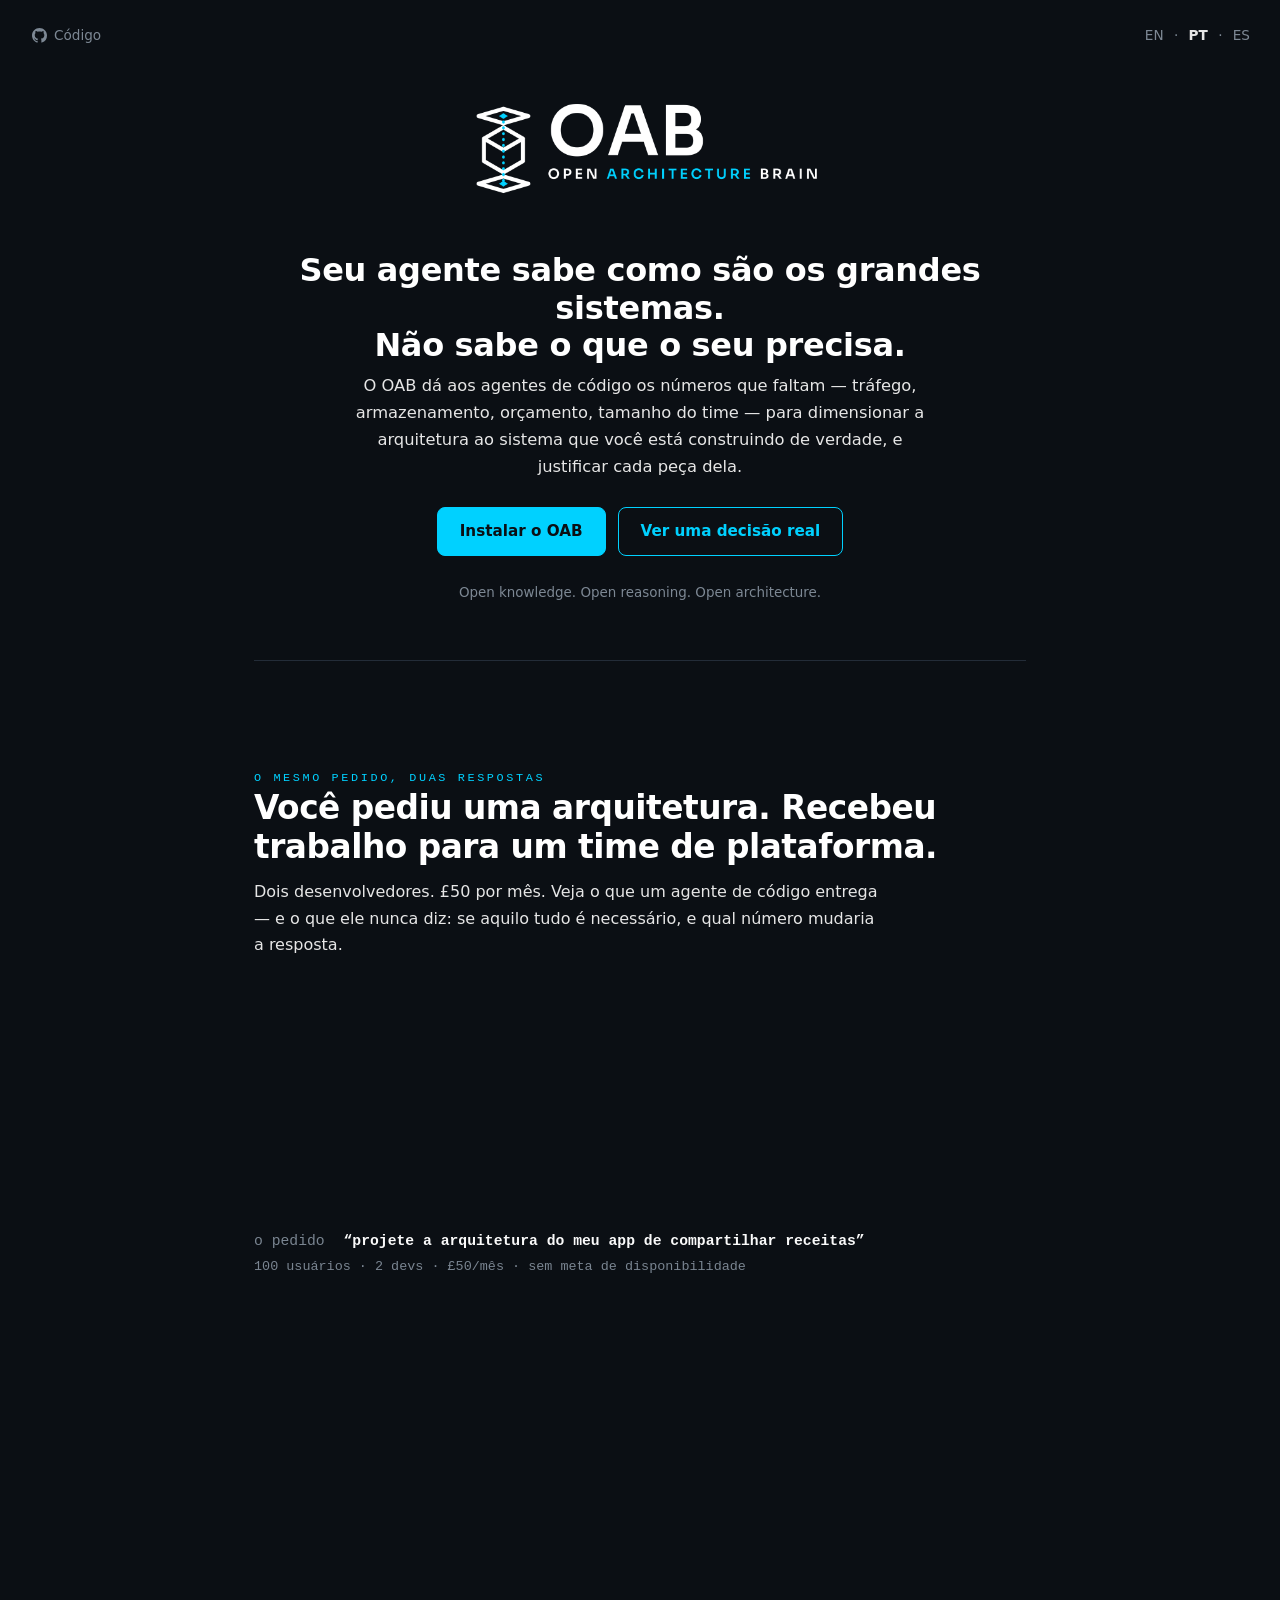
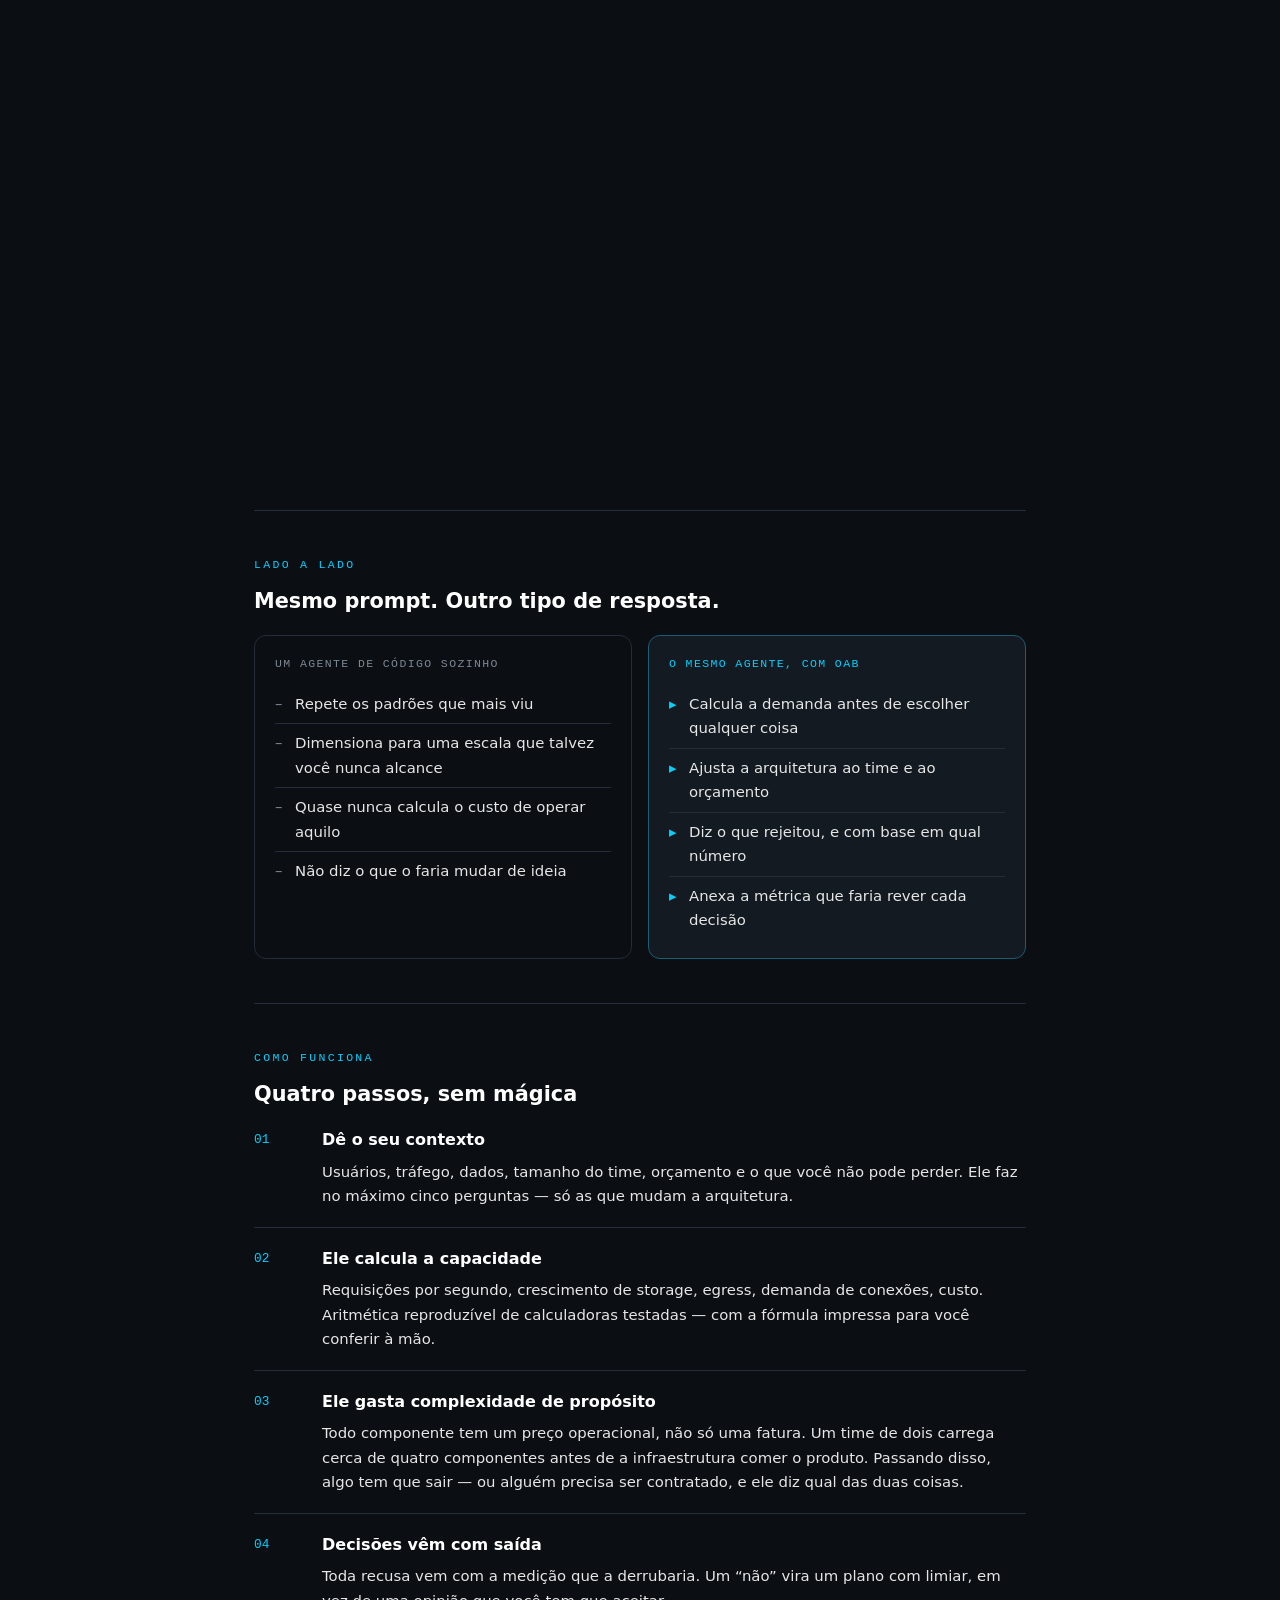
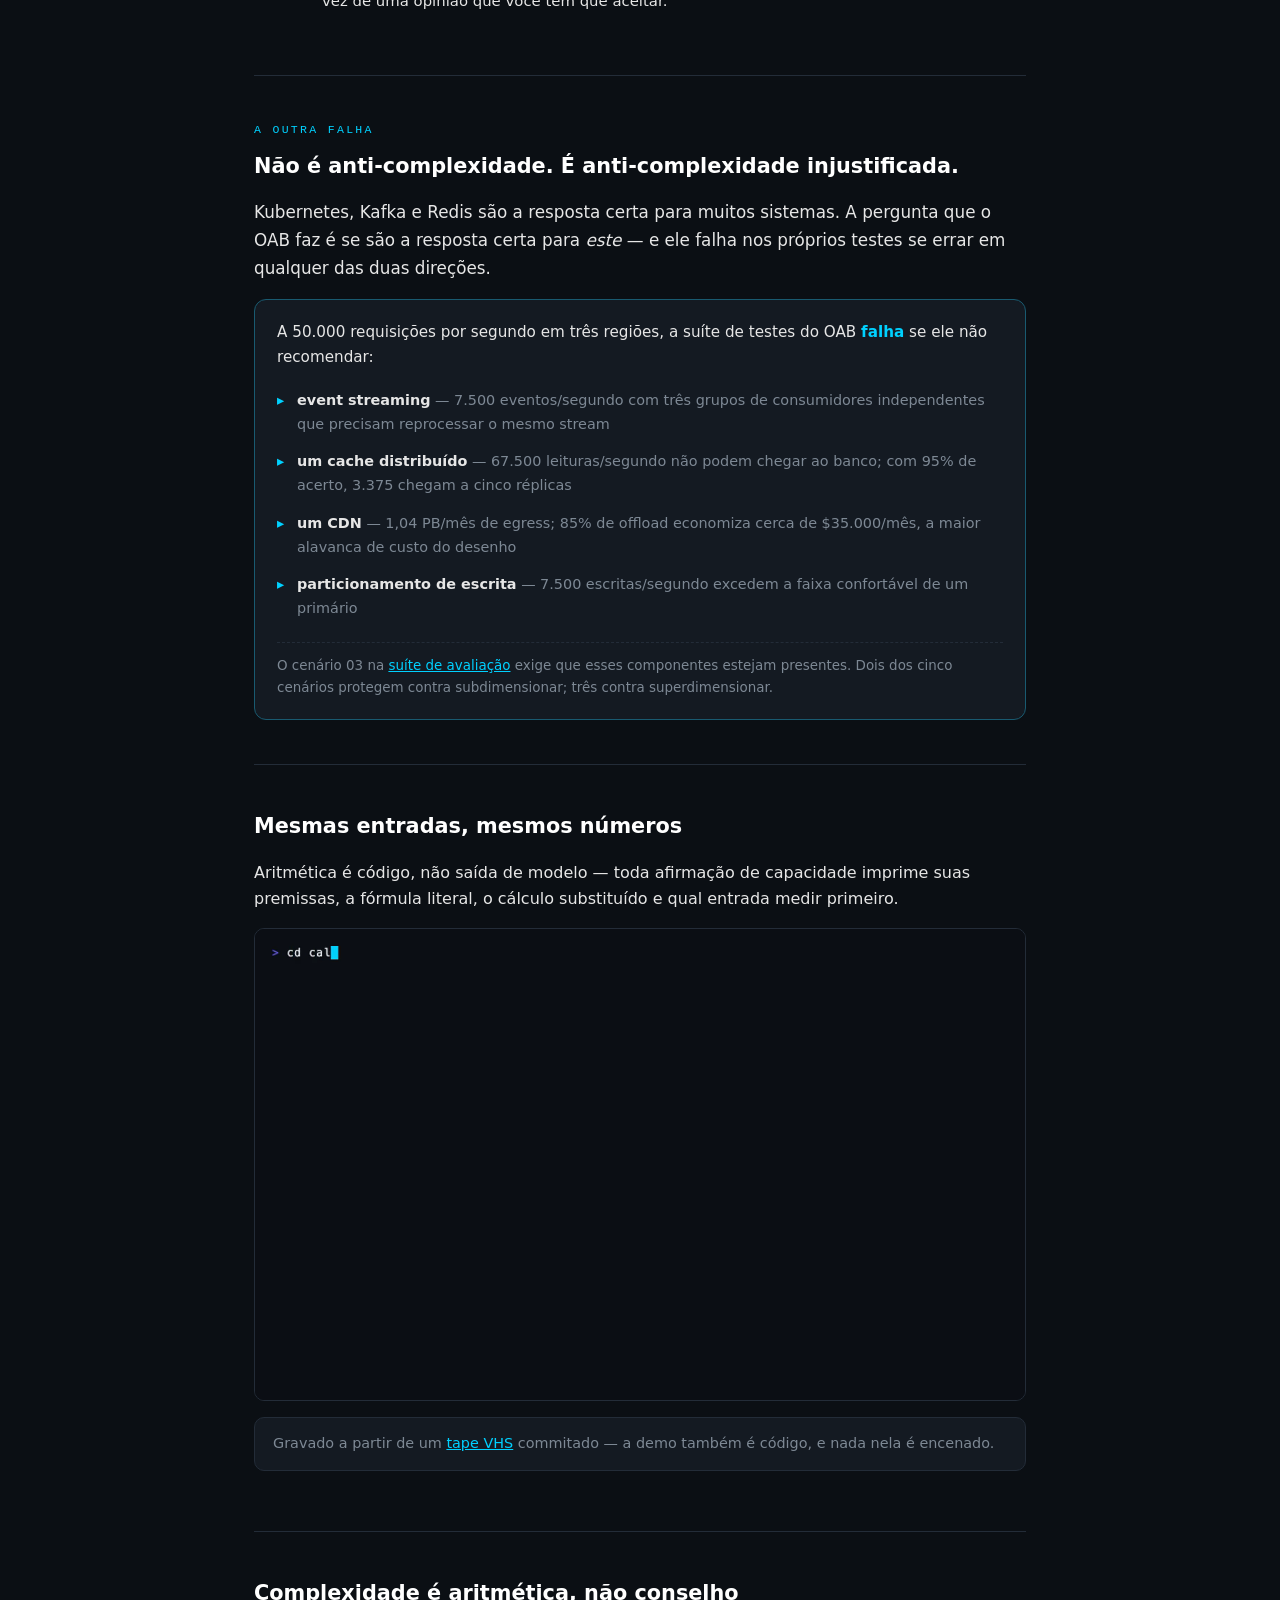
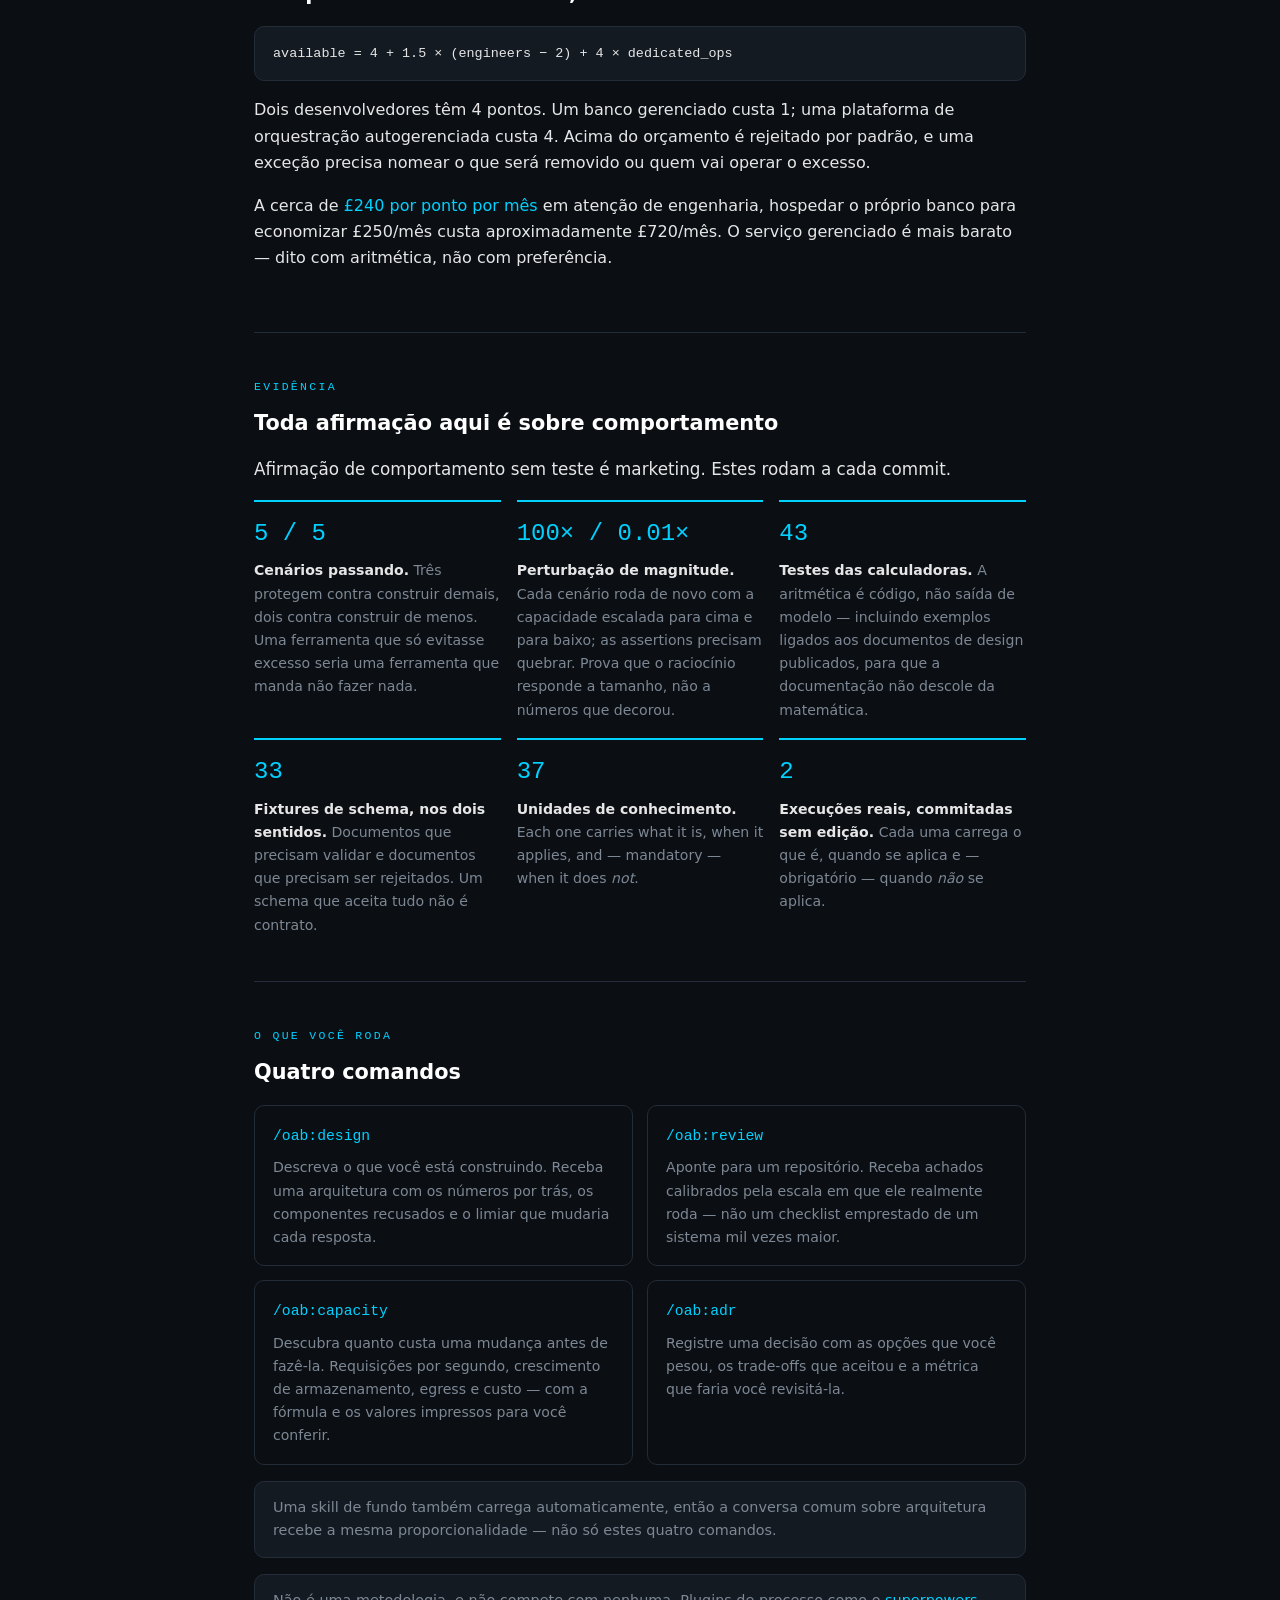
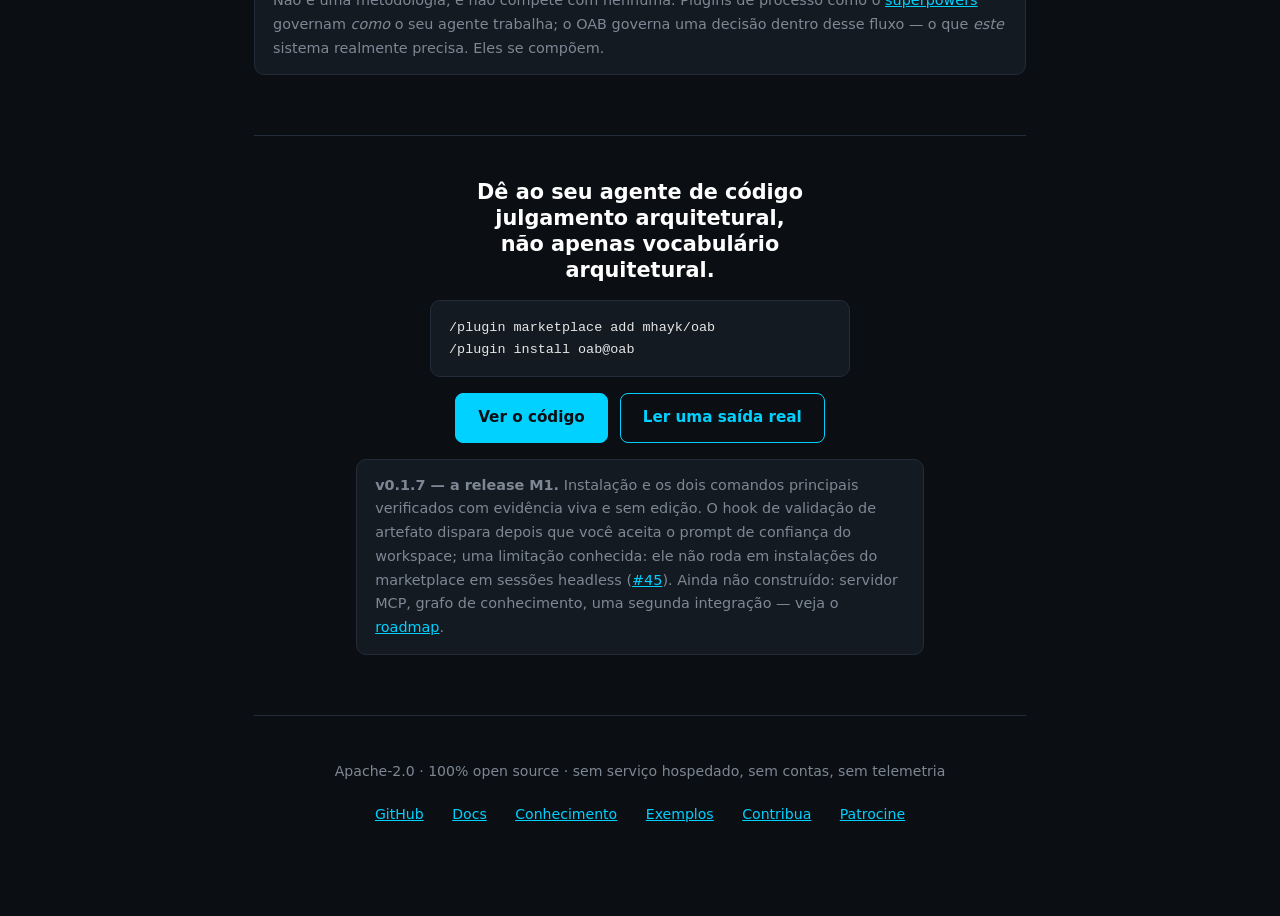
<file: website/pt/index.html>
<!doctype html>
<!-- Tradução de ../index.html, sincronizada em 2026-08-09. O inglês é o canônico. -->
<html lang="pt-BR" data-theme="dark">
<head>
<meta charset="utf-8">
<meta name="viewport" content="width=device-width, initial-scale=1">
<title>OAB — Open Architecture Brain</title>
<meta name="description" content="Inteligência de arquitetura open-source para agentes de código com IA. Planejamento de capacidade, design proporcional de sistemas, revisão de arquitetura e ADRs com gatilhos de revisão mensuráveis.">
<meta property="og:title" content="OAB — Open Architecture Brain">
<meta property="og:description" content="Inteligência de arquitetura para agentes de código com IA.">
<meta property="og:image" content="https://oab.run/oab-social-card.png">
<meta property="og:url" content="https://oab.run/pt/">
<meta name="twitter:card" content="summary_large_image">
<meta property="og:locale" content="pt_BR">
<link rel="canonical" href="https://oab.run/pt/">
<link rel="alternate" hreflang="en" href="https://oab.run/">
<link rel="alternate" hreflang="pt-BR" href="https://oab.run/pt/">
<link rel="alternate" hreflang="es" href="https://oab.run/es/">
<link rel="alternate" hreflang="x-default" href="https://oab.run/">
<link rel="icon" href="../oab-icon.png">
<link rel="stylesheet" href="../style.css?v=__ASSET_VER__">
</head>
<body>
<div class="wrap">

<a class="repo" href="https://github.com/mhayk/oab" aria-label="Ver o código-fonte no GitHub"><svg viewBox="0 0 16 16" width="15" height="15" aria-hidden="true" fill="currentColor"><path d="M8 0C3.58 0 0 3.58 0 8c0 3.54 2.29 6.53 5.47 7.59.4.07.55-.17.55-.38 0-.19-.01-.82-.01-1.49-2.01.37-2.53-.49-2.69-.94-.09-.23-.48-.94-.82-1.13-.28-.15-.68-.52-.01-.53.63-.011.08.58 1.23.82.72 1.21 1.87.87 2.33.66.07-.52.28-.87.51-1.07-1.78-.2-3.64-.89-3.64-3.95 0-.87.31-1.59.82-2.15-.08-.2-.36-1.02.08-2.12 0 0 .67-.21 2.2.82.64-.18 1.32-.27 2-.27s1.36.09 2 .27c1.53-1.04 2.2-.82 2.2-.82.44 1.1.16 1.92.08 2.12.51.56.82 1.27.82 2.15 0 3.07-1.87 3.75-3.65 3.95.29.25.54.73.54 1.48 0 1.07-.01 1.93-.01 2.2 0 .21.15.46.55.38A8.01 8.01 0 0 0 16 8c0-4.42-3.58-8-8-8Z"/></svg><span>Código</span></a>

<nav class="lang" aria-label="Idioma"><a href="../">EN</a> · <strong>PT</strong> · <a href="../es/">ES</a></nav>

<header>
  <!-- The page is pinned dark via data-theme, so the logo is always the on-dark
       variant. A prefers-color-scheme source here served the dark-ink logo onto the
       dark background for anyone whose OS is in light mode. -->
  <img src="../oab-logo-on-dark.png" alt="OAB — Open Architecture Brain">
  <h1>Seu agente sabe como são os grandes sistemas.<br>Não sabe o que o seu precisa.</h1>
  <p class="hero-sub">O OAB dá aos agentes de código os números que faltam — tráfego, armazenamento, orçamento, tamanho do time — para dimensionar a arquitetura ao sistema que você está construindo de verdade, e justificar cada peça dela.</p>
  <div class="cta">
    <a class="btn solid" href="#install">Instalar o OAB</a>
    <a class="btn" href="https://github.com/mhayk/oab/tree/main/examples/live-run">Ver uma decisão real</a>
  </div>
  <p class="manifesto">Open knowledge. Open reasoning. Open architecture.</p>
</header>

<section class="blueprint" data-blueprint aria-label="O mesmo pedido, duas respostas">
  <div class="bp-intro">
    <p class="bp-eyebrow">O mesmo pedido, duas respostas</p>
    <h2>Você pediu uma arquitetura. Recebeu trabalho para um time de plataforma.</h2>
    <p>Dois desenvolvedores. £50 por mês. Veja o que um agente de código entrega — e o que ele nunca diz: se aquilo tudo é necessário, e qual número mudaria a resposta.</p>
  </div>

  <div class="bp-track">
    <div class="bp-stage">

      <p class="bp-brief"><span class="bp-brief-label">o pedido</span>
      <b>“projete a arquitetura do meu app de compartilhar receitas”</b><br>
      <span class="bp-brief-meta">100 usuários · 2 devs · £50/mês · sem meta de disponibilidade</span></p>

      <div class="bp-split">

        <div class="bp-panel bp-panel-bloat">
          <p class="bp-panel-head">A resposta de sempre</p>
          <ul class="bp-stack">
            <li>cluster Kubernetes</li>
            <li>Kafka</li>
            <li>Redis</li>
            <li>Elasticsearch</li>
            <li>API gateway</li>
            <li>3 microsserviços</li>
            <li>service mesh</li>
          </ul>
          <dl class="bp-meters">
            <div class="bp-meter">
              <dt>complexidade</dt>
              <dd><span class="bp-count bp-over" data-to="18" data-dp="0">18</span>
                  <span class="bp-vs">/ 4 que seu time aguenta</span></dd>
            </div>
            <div class="bp-meter">
              <dt>custo</dt>
              <dd><span class="bp-count bp-over" data-to="2400" data-dp="0" data-prefix="£">£2,400</span>
                  <span class="bp-vs">/ £50 de orçamento</span></dd>
            </div>
          </dl>
          <p class="bp-punch">Quem vai operar isso: <b>vocês dois</b>. E ninguém disse se vocês precisam de algo disso.</p>
        </div>

        <div class="bp-panel bp-panel-oab">
          <p class="bp-panel-head">O que o OAB responde</p>
          <p class="bp-fact"><span class="bp-count bp-key" data-to="0.28" data-dp="2">0.28</span>
          <span class="bp-vs">requisições de pico por segundo — quatro ordens de grandeza de folga em uma instância</span></p>
          <ul class="bp-built">
            <li><span class="bp-tick">▸</span> runtime da aplicação</li>
            <li><span class="bp-tick">▸</span> banco gerenciado</li>
            <li><span class="bp-tick">▸</span> object storage</li>
            <li><span class="bp-tick">▸</span> CDN</li>
          </ul>
          <dl class="bp-meters">
            <div class="bp-meter">
              <dt>complexidade</dt>
              <dd><span class="bp-count bp-ok" data-to="4" data-dp="0">4</span>
                  <span class="bp-vs">/ 4 — no limite, sem folga</span></dd>
            </div>
            <div class="bp-meter">
              <dt>custo</dt>
              <dd><span class="bp-count bp-ok" data-to="27" data-dp="0" data-prefix="£">£27</span>
                  <span class="bp-vs">/ £50 de orçamento</span></dd>
            </div>
          </dl>
          <div class="bp-rejects">
            <p class="bp-rejects-head">recusados — e a medição que mudaria isso</p>
            <ul>
              <li class="bp-reject"><span class="bp-x">✕</span> <span class="bp-kind">Kubernetes</span>
                <span class="bp-trigger">em <em>&gt;4 serviços + um engenheiro de ops dedicado</em></span></li>
              <li class="bp-reject"><span class="bp-x">✕</span> <span class="bp-kind">Kafka</span>
                <span class="bp-trigger">em <em>500 eventos/segundo</em></span></li>
              <li class="bp-reject"><span class="bp-x">✕</span> <span class="bp-kind">Redis</span>
                <span class="bp-trigger">em <em>10 req/s numa chave</em></span></li>
            </ul>
          </div>
        </div>

      </div>

      <p class="bp-caption"><b>A diferença é essa.</b> Não é uma lista menor — é uma lista com um motivo para cada item e um número que mudaria a resposta. Dá para discordar de um limiar. Não dá para discordar de um achismo.</p>

    </div>
  </div>
</section>

<section class="reveal">
  <p class="eyebrow">Lado a lado</p>
  <h2>Mesmo prompt. Outro tipo de resposta.</h2>
  <div class="cmp">
    <div class="cmp-col">
      <p class="cmp-head">Um agente de código sozinho</p>
      <ul class="cmp-list">
        <li>Repete os padrões que mais viu</li>
        <li>Dimensiona para uma escala que talvez você nunca alcance</li>
        <li>Quase nunca calcula o custo de operar aquilo</li>
        <li>Não diz o que o faria mudar de ideia</li>
      </ul>
    </div>
    <div class="cmp-col cmp-col-oab">
      <p class="cmp-head">O mesmo agente, com OAB</p>
      <ul class="cmp-list">
        <li>Calcula a demanda antes de escolher qualquer coisa</li>
        <li>Ajusta a arquitetura ao time e ao orçamento</li>
        <li>Diz o que rejeitou, e com base em qual número</li>
        <li>Anexa a métrica que faria rever cada decisão</li>
      </ul>
    </div>
  </div>
</section>

<section class="reveal">
  <p class="eyebrow">Como funciona</p>
  <h2>Quatro passos, sem mágica</h2>
  <ol class="steps">
    <li>
      <span class="steps-n">01</span>
      <div>
        <h3>Dê o seu contexto</h3>
        <p>Usuários, tráfego, dados, tamanho do time, orçamento e o que você não pode perder. Ele faz no máximo cinco perguntas — só as que mudam a arquitetura.</p>
      </div>
    </li>
    <li>
      <span class="steps-n">02</span>
      <div>
        <h3>Ele calcula a capacidade</h3>
        <p>Requisições por segundo, crescimento de storage, egress, demanda de conexões, custo. Aritmética reproduzível de calculadoras testadas — com a fórmula impressa para você conferir à mão.</p>
      </div>
    </li>
    <li>
      <span class="steps-n">03</span>
      <div>
        <h3>Ele gasta complexidade de propósito</h3>
        <p>Todo componente tem um preço operacional, não só uma fatura. Um time de dois carrega cerca de quatro componentes antes de a infraestrutura comer o produto. Passando disso, algo tem que sair — ou alguém precisa ser contratado, e ele diz qual das duas coisas.</p>
      </div>
    </li>
    <li>
      <span class="steps-n">04</span>
      <div>
        <h3>Decisões vêm com saída</h3>
        <p>Toda recusa vem com a medição que a derrubaria. Um “não” vira um plano com limiar, em vez de uma opinião que você tem que aceitar.</p>
      </div>
    </li>
  </ol>
</section>

<section class="reveal">
  <p class="eyebrow">A outra falha</p>
  <h2>Não é anti-complexidade. É anti-complexidade injustificada.</h2>
  <p class="lead">Kubernetes, Kafka e Redis são a resposta certa para muitos sistemas. A pergunta que o OAB faz é se são a resposta certa para <em>este</em> — e ele falha nos próprios testes se errar em qualquer das duas direções.</p>

  <div class="scale-up">
    <p class="scale-head">A 50.000 requisições por segundo em três regiões, a suíte de testes do OAB <strong>falha</strong> se ele não recomendar:</p>
    <ul class="scale-list">
      <li><b>event streaming</b> — 7.500 eventos/segundo com três grupos de consumidores independentes que precisam reprocessar o mesmo stream</li>
      <li><b>um cache distribuído</b> — 67.500 leituras/segundo não podem chegar ao banco; com 95% de acerto, 3.375 chegam a cinco réplicas</li>
      <li><b>um CDN</b> — 1,04 PB/mês de egress; 85% de offload economiza cerca de $35.000/mês, a maior alavanca de custo do desenho</li>
      <li><b>particionamento de escrita</b> — 7.500 escritas/segundo excedem a faixa confortável de um primário</li>
    </ul>
    <p class="scale-note">O cenário 03 na <a href="https://github.com/mhayk/oab/tree/main/evaluations/scenarios">suíte de avaliação</a> exige que esses componentes estejam presentes. Dois dos cinco cenários protegem contra subdimensionar; três contra superdimensionar.</p>
  </div>
</section>

<section>
  <h2>Mesmas entradas, mesmos números</h2>
  <p>Aritmética é código, não saída de modelo — toda afirmação de capacidade imprime suas
  premissas, a fórmula literal, o cálculo substituído e qual entrada medir primeiro.</p>
  <video autoplay loop muted playsinline
         style="width:100%;border:1px solid var(--line);border-radius:10px;display:block;margin:0 0 16px"
         aria-label="Calculadora de capacidade do OAB produzindo o envelope completo">
    <source src="../calculator.webm" type="video/webm">
  </video>
  <p class="note">Gravado a partir de um <a href="https://github.com/mhayk/oab/tree/main/demo">tape VHS</a>
  commitado — a demo também é código, e nada nela é encenado.</p>
</section>

<section>
  <h2>Complexidade é aritmética, não conselho</h2>
  <pre><code>available = 4 + 1.5 × (engineers − 2) + 4 × dedicated_ops</code></pre>
  <p>Dois desenvolvedores têm 4 pontos. Um banco gerenciado custa 1; uma plataforma de orquestração
  autogerenciada custa 4. Acima do orçamento é rejeitado por padrão, e uma exceção precisa nomear o
  que será removido ou quem vai operar o excesso.</p>
  <p>A cerca de <span class="accent">£240 por ponto por mês</span> em atenção de engenharia,
  hospedar o próprio banco para economizar £250/mês custa aproximadamente £720/mês. O serviço
  gerenciado é mais barato — dito com aritmética, não com preferência.</p>
</section>

<section class="reveal">
  <p class="eyebrow">Evidência</p>
  <h2>Toda afirmação aqui é sobre comportamento</h2>
  <p class="lead">Afirmação de comportamento sem teste é marketing. Estes rodam a cada commit.</p>

  <div class="ev">
    <div class="ev-item">
      <span class="ev-n">5 / 5</span>
      <p><b>Cenários passando.</b> Três protegem contra construir demais, dois contra construir de menos. Uma ferramenta que só evitasse excesso seria uma ferramenta que manda não fazer nada.</p>
    </div>
    <div class="ev-item">
      <span class="ev-n">100× / 0.01×</span>
      <p><b>Perturbação de magnitude.</b> Cada cenário roda de novo com a capacidade escalada para cima e para baixo; as assertions precisam quebrar. Prova que o raciocínio responde a tamanho, não a números que decorou.</p>
    </div>
    <div class="ev-item">
      <span class="ev-n">43</span>
      <p><b>Testes das calculadoras.</b> A aritmética é código, não saída de modelo — incluindo exemplos ligados aos documentos de design publicados, para que a documentação não descole da matemática.</p>
    </div>
    <div class="ev-item">
      <span class="ev-n">33</span>
      <p><b>Fixtures de schema, nos dois sentidos.</b> Documentos que precisam validar e documentos que precisam ser rejeitados. Um schema que aceita tudo não é contrato.</p>
    </div>
    <div class="ev-item">
      <span class="ev-n">37</span>
      <p><b>Unidades de conhecimento.</b> Each one carries what it is, when it applies, and — mandatory —
      when it does <em>not</em>.</p>
    </div>
    <div class="ev-item">
      <span class="ev-n">2</span>
      <p><b>Execuções reais, commitadas sem edição.</b> Cada uma carrega o que é, quando se aplica e — obrigatório — quando <em>não</em> se aplica.</p>
    </div>
  </div>
</section>

<section class="reveal">
  <p class="eyebrow">O que você roda</p>
  <h2>Quatro comandos</h2>
  <div class="cmds">
    <div class="cmd">
      <code>/oab:design</code>
      <p>Descreva o que você está construindo. Receba uma arquitetura com os números por trás, os componentes recusados e o limiar que mudaria cada resposta.</p>
    </div>
    <div class="cmd">
      <code>/oab:review</code>
      <p>Aponte para um repositório. Receba achados calibrados pela escala em que ele realmente roda — não um checklist emprestado de um sistema mil vezes maior.</p>
    </div>
    <div class="cmd">
      <code>/oab:capacity</code>
      <p>Descubra quanto custa uma mudança antes de fazê-la. Requisições por segundo, crescimento de armazenamento, egress e custo — com a fórmula e os valores impressos para você conferir.</p>
    </div>
    <div class="cmd">
      <code>/oab:adr</code>
      <p>Registre uma decisão com as opções que você pesou, os trade-offs que aceitou e a métrica que faria você revisitá-la.</p>
    </div>
  </div>
  <p class="note">Uma skill de fundo também carrega automaticamente, então a conversa comum sobre arquitetura recebe a mesma proporcionalidade — não só estes quatro comandos.</p>
  <p class="note">Não é uma metodologia, e não compete com nenhuma. Plugins de processo como o <a href="https://github.com/obra/superpowers">superpowers</a> governam <em>como</em> o seu agente trabalha; o OAB governa uma decisão dentro desse fluxo — o que <em>este</em> sistema realmente precisa. Eles se compõem.</p>
</section>

<section class="final" id="install">
  <h2>Dê ao seu agente de código julgamento arquitetural,<br>não apenas vocabulário arquitetural.</h2>
  <pre><code>/plugin marketplace add mhayk/oab
/plugin install oab@oab</code></pre>
  <div class="cta">
    <a class="btn solid" href="https://github.com/mhayk/oab">Ver o código</a>
    <a class="btn" href="https://github.com/mhayk/oab/tree/main/examples">Ler uma saída real</a>
  </div>
  <p class="note"><strong>v0.1.7 — a release M1.</strong> Instalação e os dois comandos principais verificados com evidência viva e sem edição. O hook de validação de artefato dispara depois que você aceita o prompt de confiança do workspace; uma limitação conhecida: ele não roda em instalações do marketplace em sessões headless (<a href="https://github.com/mhayk/oab/issues/45">#45</a>). Ainda não construído: servidor MCP, grafo de conhecimento, uma segunda integração — veja o <a href="https://github.com/mhayk/oab/blob/main/ROADMAP.md">roadmap</a>.</p>
</section>

<footer>
  <p>Apache-2.0 · 100% open source · sem serviço hospedado, sem contas, sem telemetria</p>
  <p>
    <a href="https://github.com/mhayk/oab">GitHub</a>
    <a href="https://github.com/mhayk/oab/tree/main/docs">Docs</a>
    <a href="https://github.com/mhayk/oab/tree/main/knowledge">Conhecimento</a>
    <a href="https://github.com/mhayk/oab/tree/main/examples">Exemplos</a>
    <a href="https://github.com/mhayk/oab/blob/main/CONTRIBUTING.md">Contribua</a>
    <a href="https://github.com/sponsors/mhayk">Patrocine</a>
  </p>
</footer>

</div>
<script src="../vendor/gsap.min.js?v=__ASSET_VER__"></script>
<script src="../vendor/ScrollTrigger.min.js?v=__ASSET_VER__"></script>
<script src="../oab-blueprint.js?v=__ASSET_VER__"></script>
<script src="../reveal.js?v=__ASSET_VER__"></script>
</body>
</html>
</file>
<file: website/style.css>
/* Single-page site, no build step, no external requests. Fonts are the system stack until
     Sora and Inter are self-hosted as WOFF2 — the site must not call an external service. */
  :root{--bg:#0B0F14;--raised:#141A22;--fg:#E6E6E6;--bright:#FFF;--accent:#00D1FF;--muted:#7d8894;--line:#232c38}
  /* INERT: <html data-theme="dark"> pins the page, so :not([data-theme=dark]) never matches
   and this block does not apply. Kept as the token set a light theme would need. Do not
   assume the page reacts to prefers-color-scheme — the logo once did, and broke. */
@media (prefers-color-scheme: light){:root:not([data-theme=dark]){--bg:#fff;--raised:#f5f6f8;--fg:#1b2430;--bright:#0B0F14;--accent:#00758F;--muted:#5a6674;--line:#e2e6ea}}
  *{box-sizing:border-box}
  body{margin:0;background:var(--bg);color:var(--fg);font:16px/1.65 ui-sans-serif,system-ui,-apple-system,"Segoe UI",Roboto,sans-serif;-webkit-font-smoothing:antialiased}
  .wrap{max-width:820px;margin:0 auto;padding:0 24px}
  header{padding:88px 0 56px;text-align:center}
  header img{width:min(380px,88%);height:auto}
  h1{font-size:clamp(1.5rem,4vw,2rem);color:var(--bright);margin:32px 0 8px;font-weight:600;letter-spacing:-.01em}
  .manifesto{color:var(--muted);font-size:.95rem;margin:0 0 32px}
  .accent{color:var(--accent)}
  .cta{display:inline-flex;gap:12px;flex-wrap:wrap;justify-content:center;margin-bottom:16px}
  .btn{display:inline-block;padding:11px 22px;border-radius:8px;text-decoration:none;font-weight:600;font-size:.95rem;border:1px solid var(--accent);color:var(--accent);transition:.15s}
  .btn:hover{background:var(--accent);color:var(--bg)}
  .btn.solid{background:var(--accent);color:var(--bg)}
  .btn.solid:hover{filter:brightness(1.12)}
  section{padding:44px 0;border-top:1px solid var(--line)}
  h2{font-size:1.3rem;color:var(--bright);margin:0 0 16px;font-weight:600}
  p{margin:0 0 16px}
  pre{background:var(--raised);border:1px solid var(--line);border-radius:10px;padding:16px 18px;overflow-x:auto;font-size:.84rem;line-height:1.6;margin:0 0 16px}
  code{font-family:ui-monospace,SFMono-Regular,Menlo,monospace}
  .lead{font-size:1.05rem}
  .big{color:var(--bright);font-weight:600}
  table{width:100%;border-collapse:collapse;font-size:.92rem;margin:0 0 16px}
  th,td{text-align:left;padding:9px 10px;border-bottom:1px solid var(--line)}
  th{color:var(--muted);font-weight:600;font-size:.82rem;text-transform:uppercase;letter-spacing:.04em}
  td.n{text-align:right;color:var(--accent);font-weight:600;font-variant-numeric:tabular-nums}
  blockquote{margin:0 0 16px;padding:12px 18px;border-left:3px solid var(--accent);background:var(--raised);border-radius:0 8px 8px 0;font-size:.93rem}
  .note{background:var(--raised);border:1px solid var(--line);border-radius:10px;padding:14px 18px;font-size:.9rem;color:var(--muted)}
  footer{padding:44px 0 72px;border-top:1px solid var(--line);color:var(--muted);font-size:.88rem;text-align:center}
  a{color:var(--accent)}
  footer a{margin:0 6px;padding:4px 6px;display:inline-block;min-height:24px}
  .lang{position:absolute;top:18px;right:24px;font-size:.85rem;color:var(--muted);z-index:2}
  .lang a{color:var(--muted);text-decoration:none;padding:6px 6px;display:inline-block;min-height:24px;min-width:24px;text-align:center}
  .lang a:hover{color:var(--accent)}
  .lang strong{color:var(--fg);font-weight:600;padding:6px 6px;display:inline-block}

/* ── The same brief, two answers ─────────────────────────────────────────────────────────────
   The contrast IS the thesis: the left panel is the developer's dread made visible (a stack that
   piles up, counters going red against a budget nobody checked), the right is the measured answer.
   Namespaced .bp-* so nothing collides with the base .wrap sections. */

.blueprint { position: relative; border-top: 1px solid var(--line); }
.bp-intro { padding: 64px 0 8px; }
.bp-eyebrow {
  font-family: ui-monospace, SFMono-Regular, Menlo, monospace;
  font-size: .74rem; letter-spacing: .22em; text-transform: uppercase;
  color: var(--accent); margin: 0 0 12px;
}
.bp-intro h2 { font-size: clamp(1.45rem, 3.6vw, 2.05rem); color: var(--bright); margin: 0 0 12px; font-weight: 600; letter-spacing: -.015em; line-height: 1.2; }
.bp-intro p { max-width: 62ch; margin: 0; }

.bp-track.is-live { min-height: 300vh; }
@media (max-width: 720px) { .bp-track.is-live { min-height: 240vh; } }

.bp-stage { padding: 20px 0; }
.is-live .bp-stage { position: sticky; top: 0; min-height: 100vh; display: flex; flex-direction: column; justify-content: center; }

/* the brief, stated once, above the split */
.bp-brief {
  font-family: ui-monospace, SFMono-Regular, Menlo, monospace;
  font-size: .92rem; color: var(--fg); margin: 0 0 20px; line-height: 1.7;
}
.bp-brief-label { color: var(--muted); margin-right: 10px; }
.bp-brief b { color: var(--bright); font-weight: 600; }
.bp-brief-meta { color: var(--muted); font-size: .84rem; }

.bp-split { display: grid; grid-template-columns: 1fr 1fr; gap: 18px; align-items: start; }
@media (max-width: 820px) { .bp-split { grid-template-columns: 1fr; gap: 14px; } }

.bp-panel { border: 1px solid var(--line); border-radius: 12px; padding: 20px 22px; background: var(--raised); }
.bp-panel-bloat { border-color: color-mix(in srgb, var(--red, #ff6b6b) 32%, var(--line)); }
.bp-panel-oab {
  background-image: linear-gradient(var(--line) 1px, transparent 1px), linear-gradient(90deg, var(--line) 1px, transparent 1px);
  background-size: 28px 28px;
}
.bp-panel-head {
  font-family: ui-monospace, monospace; font-size: .72rem; letter-spacing: .14em;
  text-transform: uppercase; color: var(--muted); margin: 0 0 14px;
}
.bp-panel-oab .bp-panel-head { color: var(--accent); }

/* the pile */
.bp-stack { list-style: none; margin: 0 0 16px; padding: 0; }
.bp-stack li {
  font-family: ui-monospace, monospace; font-size: .84rem; color: var(--fg);
  padding: 3px 0 3px 16px; position: relative;
}
.bp-stack li::before { content: "+"; position: absolute; left: 0; color: var(--red, #ff6b6b); }

.bp-built { list-style: none; margin: 0 0 16px; padding: 0; }
.bp-built li { font-family: ui-monospace, monospace; font-size: .84rem; color: var(--fg); padding: 3px 0; display: flex; gap: 8px; }
.bp-tick { color: var(--accent); }

.bp-fact { margin: 0 0 14px; display: flex; gap: 10px; align-items: baseline; flex-wrap: wrap; }
.bp-count {
  font-family: ui-monospace, monospace; font-size: 1.5rem; font-variant-numeric: tabular-nums;
  line-height: 1.1;
}
.bp-count.bp-key, .bp-count.bp-ok { color: var(--accent); }
.bp-count.bp-over { color: var(--red, #ff6b6b); }
.bp-vs { color: var(--muted); font-size: .78rem; line-height: 1.5; }

.bp-meters { margin: 0 0 14px; padding: 0; display: flex; flex-direction: column; gap: 8px; }
.bp-meter { display: flex; gap: 12px; align-items: baseline; }
.bp-meter dt { font-family: ui-monospace, monospace; font-size: .72rem; color: var(--muted); min-width: 78px; }
.bp-meter dd { margin: 0; display: flex; gap: 8px; align-items: baseline; flex-wrap: wrap; }
.bp-meter .bp-count { font-size: 1.25rem; }

.bp-punch {
  margin: 0; padding-top: 12px; border-top: 1px dashed var(--line);
  color: var(--muted); font-size: .86rem;
}
.bp-punch b { color: var(--red, #ff6b6b); }

.bp-rejects { border-top: 1px dashed var(--line); padding-top: 12px; }
.bp-rejects-head { font-family: ui-monospace, monospace; font-size: .68rem; letter-spacing: .1em; text-transform: uppercase; color: var(--muted); margin: 0 0 8px; }
.bp-rejects ul { list-style: none; margin: 0; padding: 0; }
.bp-reject { font-family: ui-monospace, monospace; font-size: .8rem; padding: 2px 0; display: flex; gap: 7px; flex-wrap: wrap; color: var(--muted); }
/* The strike must not be mistakable for a grid line. --muted (#7d8894) at 1px over the blueprint
   grid (--line #232c38) read as background decoration rather than as "crossed off", which lost the
   meaning entirely. Text colour at 2px puts it far outside the grid's contrast range. */
.bp-reject .bp-kind { color: var(--fg); text-decoration: line-through;
  text-decoration-color: var(--fg); text-decoration-thickness: 2px; }
.bp-reject .bp-trigger { flex-basis: 100%; padding-left: 20px; font-size: .74rem; }
.bp-reject .bp-trigger em { color: var(--accent); font-style: normal; }

.bp-caption { margin: 20px 0 0; color: var(--fg); font-size: .98rem; max-width: 70ch; }
.bp-caption b { color: var(--bright); }

/* Late content must not reserve height from the first frame, or the panels are mostly empty box
   for the first half of the scroll. GSAP animates height 0 -> auto as each part arrives. */
.is-live .bp-meters, .is-live .bp-punch, .is-live .bp-rejects, .is-live .bp-caption { overflow: hidden; }

/* reduced motion needs no rule: the script returns before adding .is-live, so the section stays
   in its composed state and never pins. */

/* ── Narrative sections ──────────────────────────────────────────────────────────────────────
   Built from the existing tokens only — no new palette, no new type stack. The eyebrow/mono
   treatment and the panel border are the page's existing language, reused rather than reinvented. */

.hero-sub { max-width: 56ch; margin: 0 auto 26px; color: var(--fg); font-size: 1.02rem; }
header .manifesto { margin: 10px 0 0; font-size: .84rem; }  /* .cta já contribui 16px */
header h1 { line-height: 1.18; }

.eyebrow {
  font-family: ui-monospace, SFMono-Regular, Menlo, monospace;
  font-size: .72rem; letter-spacing: .2em; text-transform: uppercase;
  color: var(--accent); margin: 0 0 10px;
}
section h3 { font-size: 1rem; color: var(--bright); margin: 0 0 6px; font-weight: 600; }

/* side-by-side comparison */
.cmp { display: grid; grid-template-columns: 1fr 1fr; gap: 16px; }
@media (max-width: 720px) { .cmp { grid-template-columns: 1fr; } }
.cmp-col { border: 1px solid var(--line); border-radius: 12px; padding: 18px 20px; }
.cmp-col-oab { background: var(--raised); border-color: color-mix(in srgb, var(--accent) 30%, var(--line)); }
.cmp-head {
  font-family: ui-monospace, monospace; font-size: .72rem; letter-spacing: .12em;
  text-transform: uppercase; color: var(--muted); margin: 0 0 12px;
}
.cmp-col-oab .cmp-head { color: var(--accent); }
.cmp-list { list-style: none; margin: 0; padding: 0; }
.cmp-list li { padding: 7px 0 7px 20px; position: relative; font-size: .93rem; border-top: 1px solid var(--line); }
.cmp-list li:first-child { border-top: 0; }
.cmp-list li::before { content: "–"; position: absolute; left: 0; color: var(--muted); }
.cmp-col-oab .cmp-list li::before { content: "▸"; color: var(--accent); }

/* numbered process — numbered because it genuinely is a sequence */
.steps { list-style: none; margin: 0; padding: 0; counter-reset: none; }
.steps > li { display: grid; grid-template-columns: 52px 1fr; gap: 16px; padding: 18px 0; border-top: 1px solid var(--line); }
.steps > li:first-child { border-top: 0; padding-top: 0; }
@media (max-width: 560px) { .steps > li { grid-template-columns: 38px 1fr; gap: 12px; } }
.steps-n {
  font-family: ui-monospace, monospace; font-size: .8rem; color: var(--accent);
  font-variant-numeric: tabular-nums; padding-top: 2px;
}
.steps p { margin: 0; font-size: .93rem; }

/* the scale-up counter-example */
.scale-up { border: 1px solid color-mix(in srgb, var(--accent) 28%, var(--line)); border-radius: 12px; padding: 20px 22px; background: var(--raised); }
.scale-head { margin: 0 0 12px; font-size: .95rem; }
.scale-head strong { color: var(--accent); }
.scale-list { list-style: none; margin: 0 0 14px; padding: 0; }
.scale-list li { padding: 7px 0 7px 20px; position: relative; font-size: .9rem; color: var(--muted); }
.scale-list li::before { content: "▸"; position: absolute; left: 0; color: var(--accent); }
.scale-list b { color: var(--fg); font-weight: 600; }
.scale-note { margin: 0; padding-top: 12px; border-top: 1px dashed var(--line); font-size: .84rem; color: var(--muted); }

/* evidence, as behaviour rather than badges */
.ev { display: grid; grid-template-columns: repeat(auto-fit, minmax(240px, 1fr)); gap: 16px; }
.ev-item { border-top: 2px solid var(--accent); padding-top: 12px; }
.ev-n {
  display: block; font-family: ui-monospace, monospace; font-size: 1.5rem; color: var(--accent);
  font-variant-numeric: tabular-nums; margin-bottom: 6px;
}
.ev-item p { margin: 0; font-size: .88rem; color: var(--muted); }
.ev-item b { color: var(--fg); }

/* commands */
.cmds { display: grid; grid-template-columns: repeat(auto-fit, minmax(260px, 1fr)); gap: 14px; margin: 0 0 16px; }
.cmd { border: 1px solid var(--line); border-radius: 10px; padding: 16px 18px; }
.cmd code {
  display: inline-block; font-family: ui-monospace, monospace; font-size: .92rem;
  color: var(--accent); margin-bottom: 8px;
}
.cmd p { margin: 0; font-size: .88rem; color: var(--muted); }

/* final call */
.final { text-align: center; }
.final h2 { max-width: 24ch; margin-left: auto; margin-right: auto; line-height: 1.25; }
.final pre { max-width: 420px; margin-left: auto; margin-right: auto; text-align: left; }
.final .note { max-width: 62ch; margin-left: auto; margin-right: auto; text-align: left; }

/* scroll reveal — CSS + IntersectionObserver, ~0.5KB of JS, no new dependency */
.reveal { opacity: 1; }
.js-reveal .reveal { opacity: 0; transform: translateY(14px); transition: opacity .5s ease, transform .5s ease; }
.js-reveal .reveal.is-in { opacity: 1; transform: none; }
@media (prefers-reduced-motion: reduce) {
  .js-reveal .reveal { opacity: 1; transform: none; transition: none; }
}

/* keyboard focus, visible on every interactive element */
a:focus-visible, .btn:focus-visible {
  outline: 2px solid var(--accent); outline-offset: 3px; border-radius: 4px;
}

/* Persistent source link, mirroring the language switcher. An open-source project whose whole
   argument is that everything is inspectable should not bury the source at line 321 of 350. */
.repo{position:absolute;top:18px;left:24px;font-size:.85rem;z-index:2;
      display:inline-flex;align-items:center;gap:7px;padding:6px 8px;min-height:24px;
      color:var(--muted);text-decoration:none}
.repo:hover{color:var(--accent)}
.repo svg{flex:none}
@media (max-width:520px){ .repo span{display:none} }
</file>
